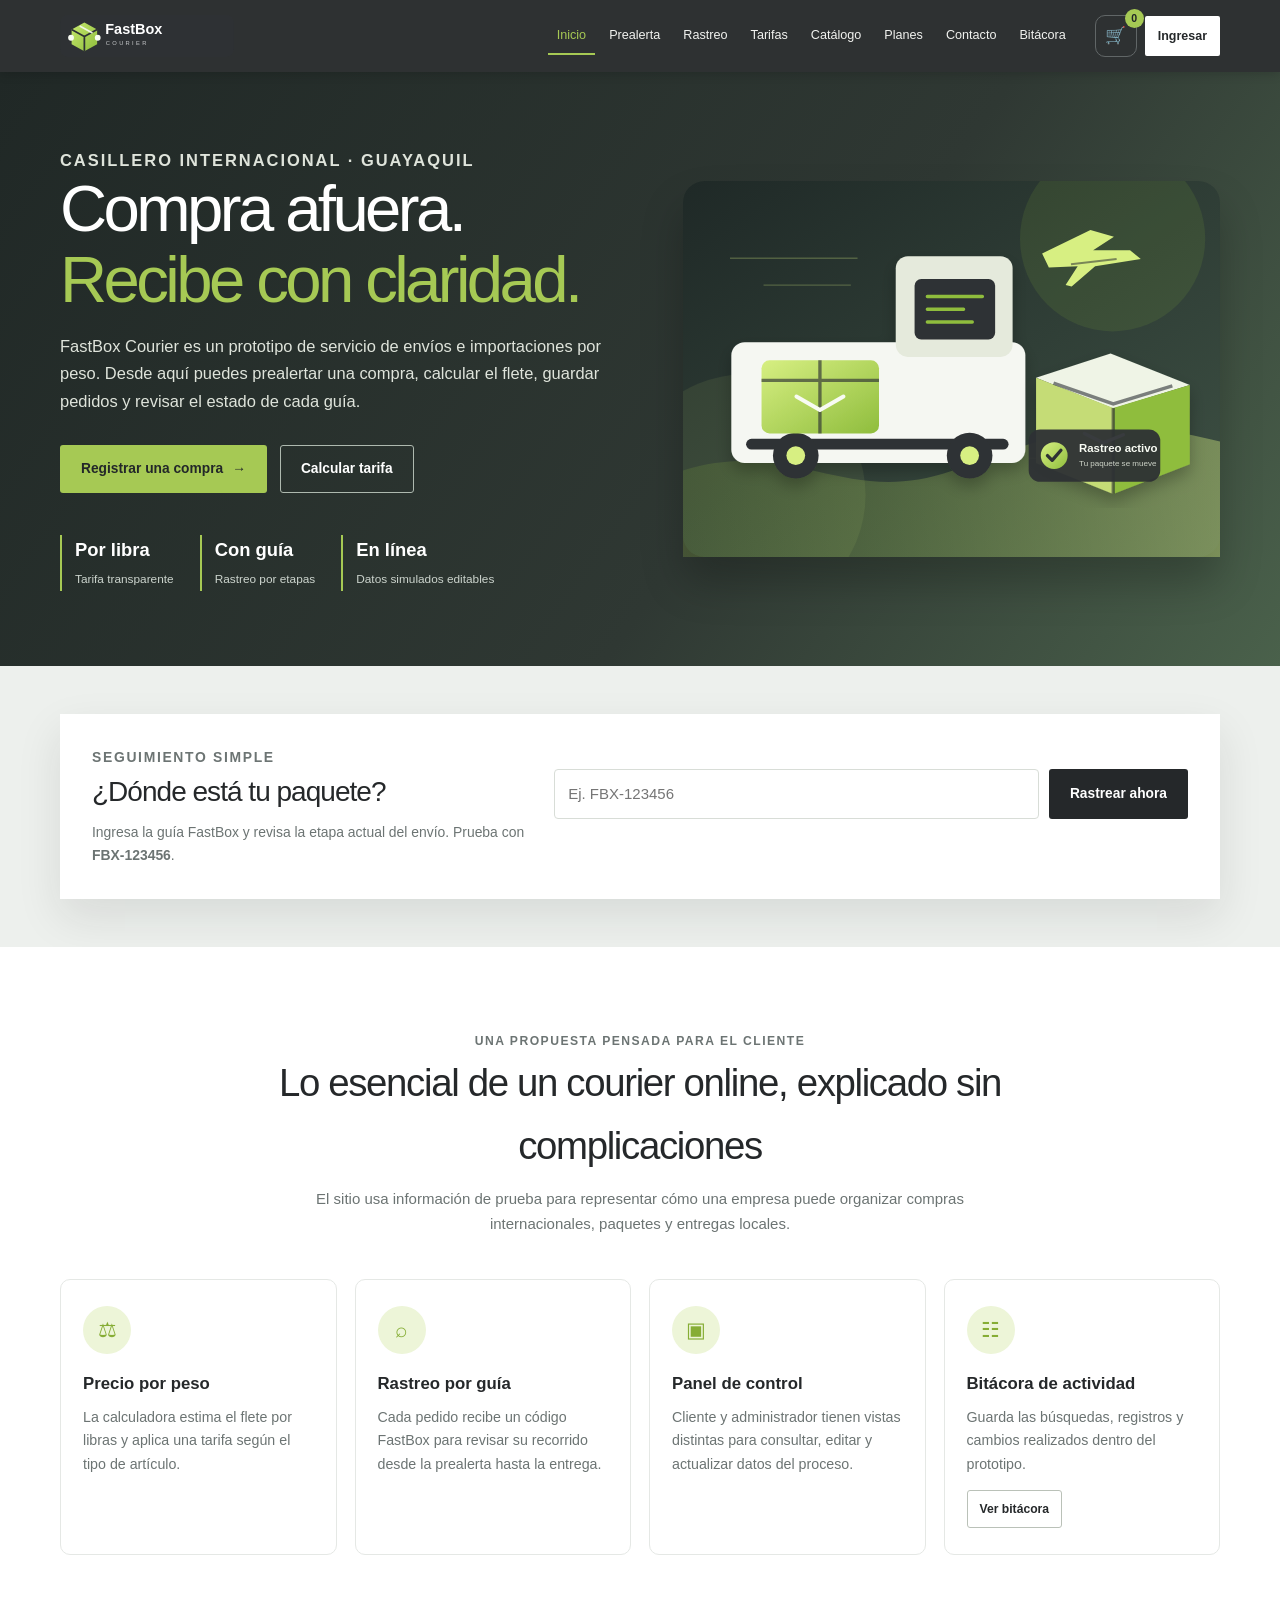
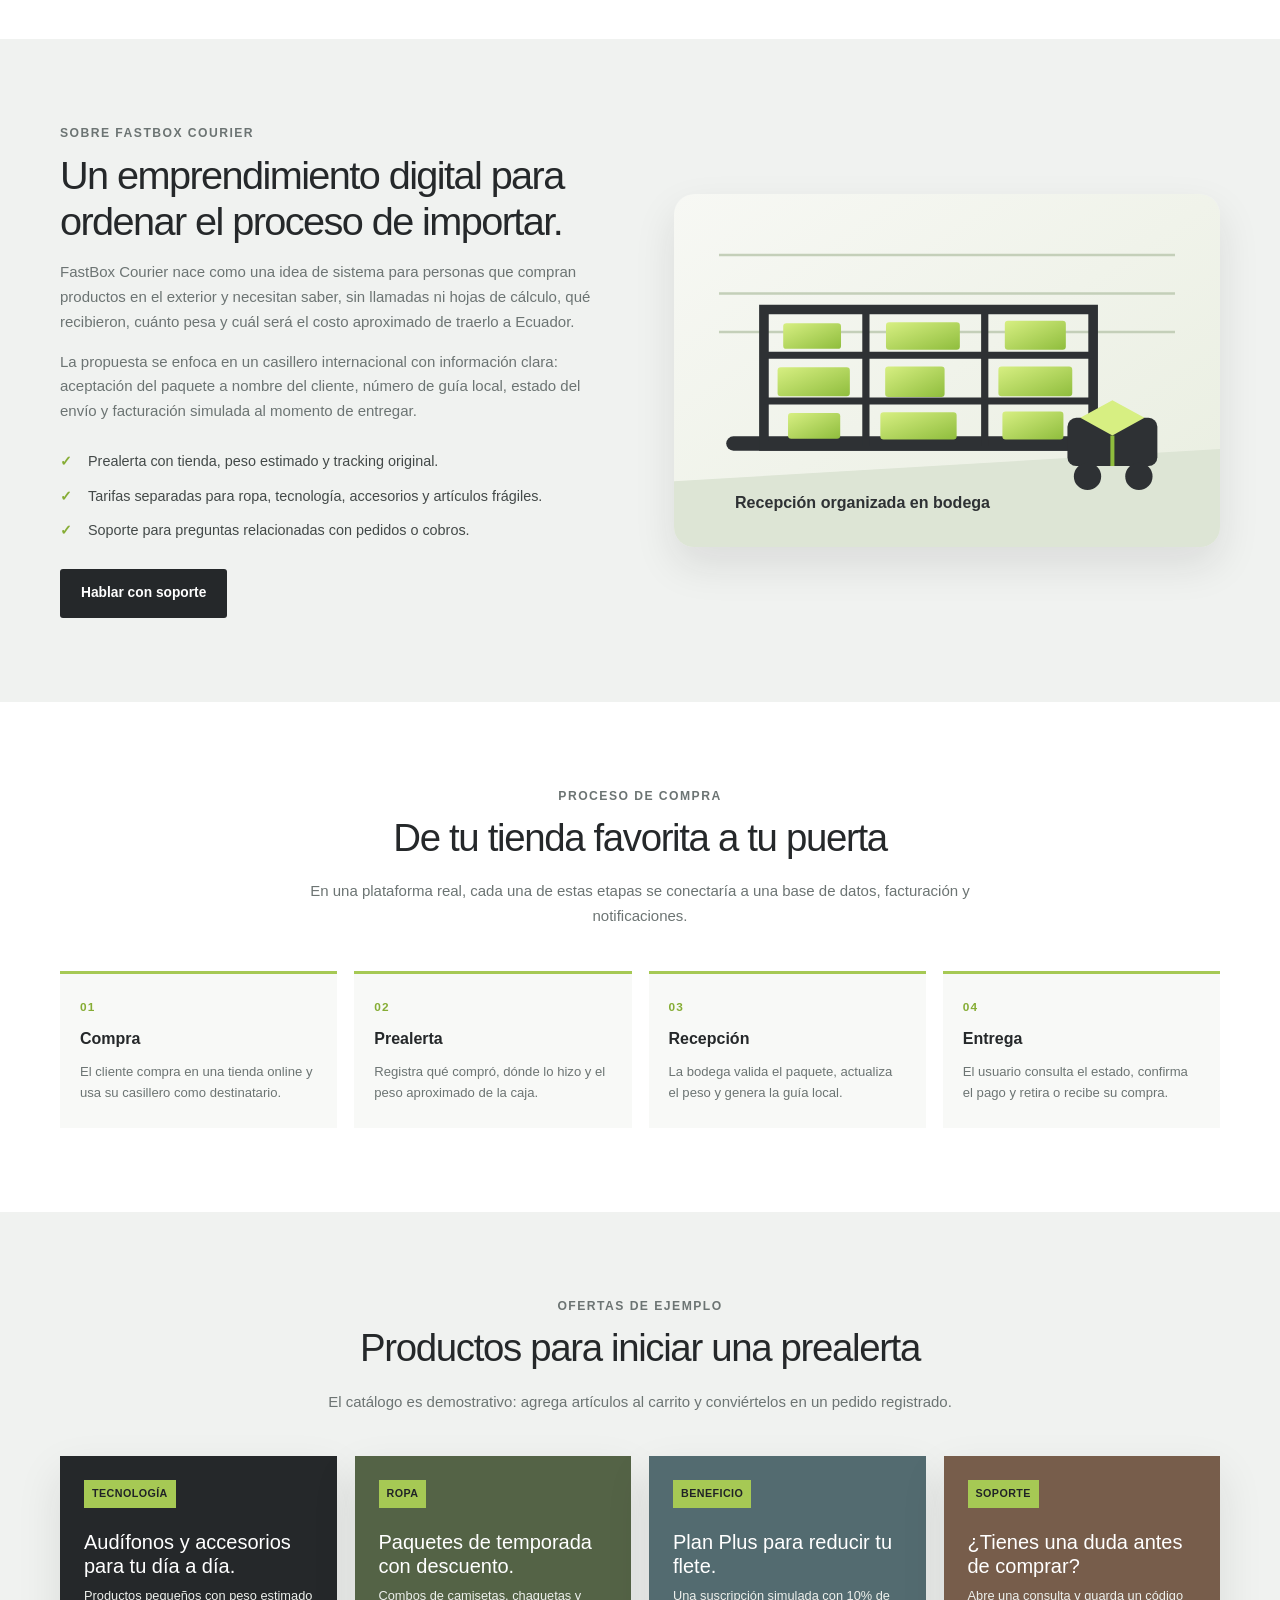
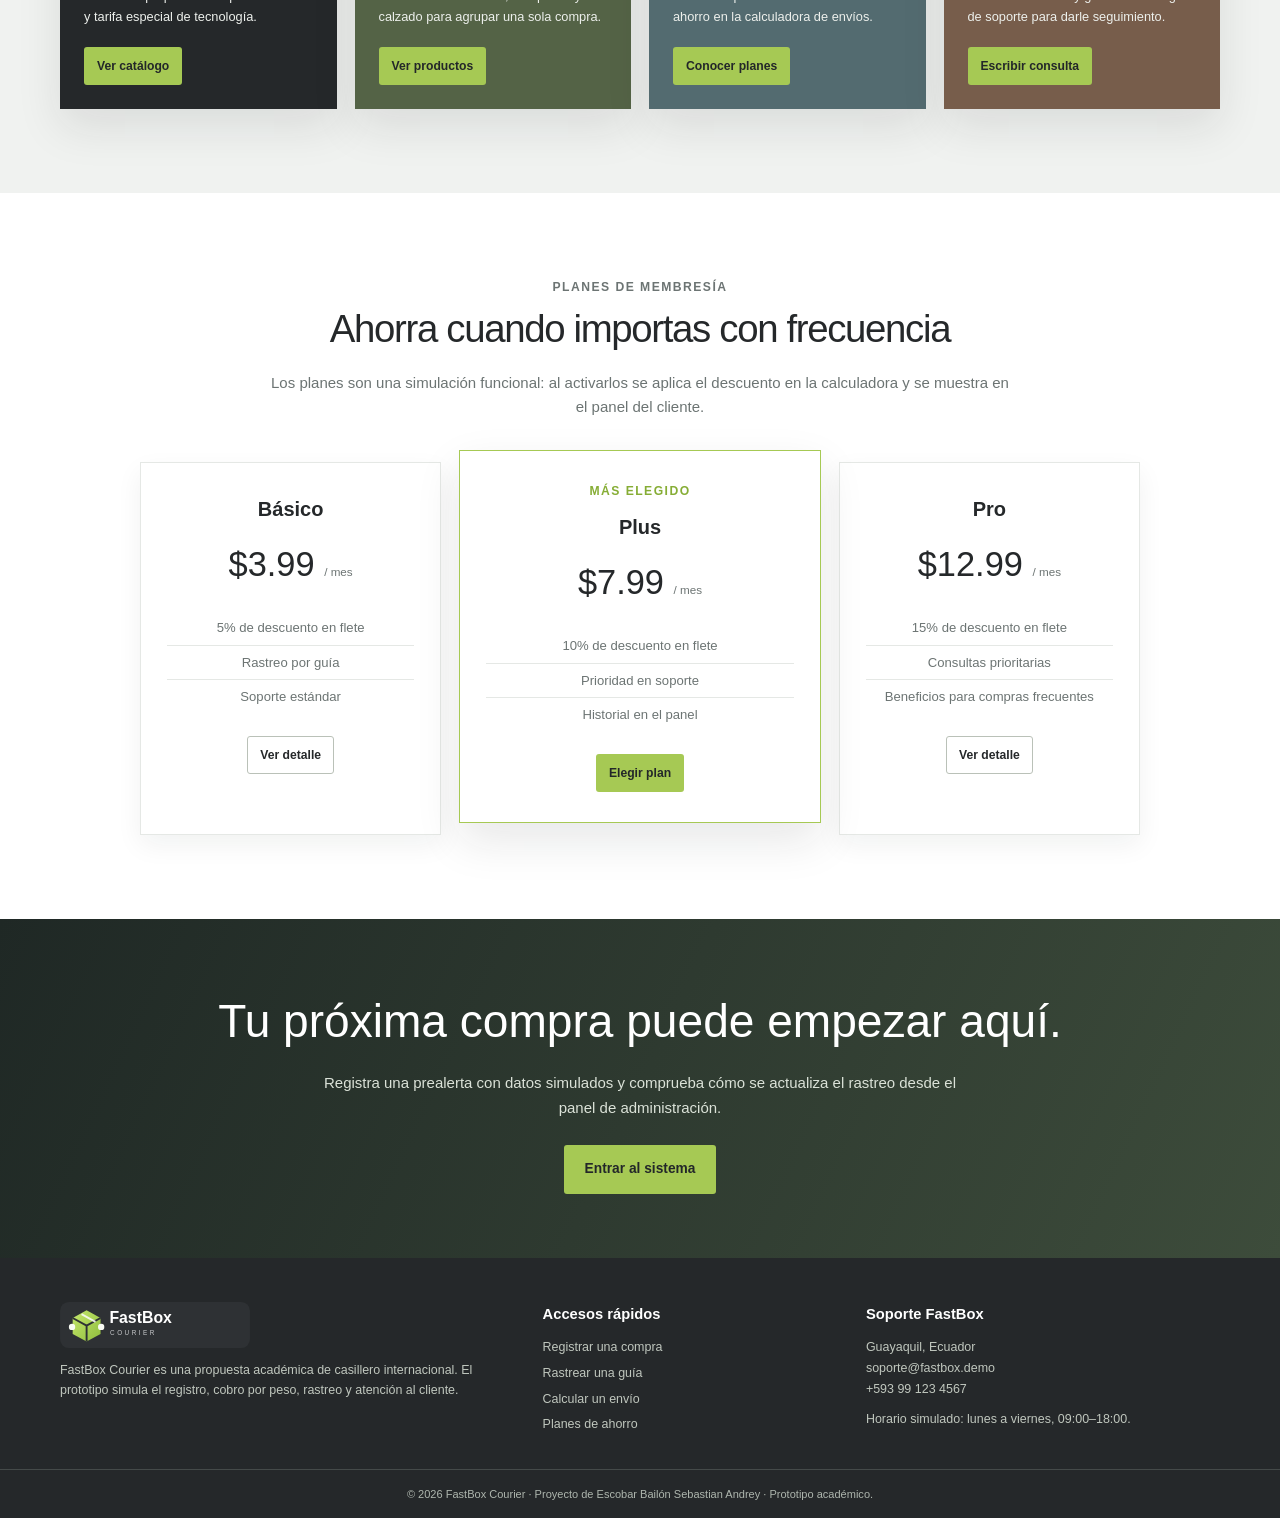
<file: index.html>
<!DOCTYPE html>
<html lang="es">
<head>
  <meta charset="UTF-8">
  <meta name="viewport" content="width=device-width, initial-scale=1.0">
  <meta name="description" content="FastBox Courier: prototipo de casillero internacional, tarifas por peso y rastreo de envíos.">
  <title>FastBox Courier | Casillero internacional</title>
  <link rel="stylesheet" href="assets/css/style.css">
</head>
<body>
  <div id="siteHeader"></div>

  <main>
    <section class="hero">
      <div class="container">
        <div class="hero-copy">
          <p class="eyebrow">Casillero internacional · Guayaquil</p>
          <h1>Compra afuera. <span>Recibe con claridad.</span></h1>
          <p>FastBox Courier es un prototipo de servicio de envíos e importaciones por peso. Desde aquí puedes prealertar una compra, calcular el flete, guardar pedidos y revisar el estado de cada guía.</p>
          <div class="hero-actions">
            <a href="pages/registrar-paquete.html" class="btn btn-primary">Registrar una compra <span>→</span></a>
            <a href="pages/tarifas.html" class="btn btn-outline-light">Calcular tarifa</a>
          </div>
          <div class="hero-mini-stats">
            <div><strong>Por libra</strong><span>Tarifa transparente</span></div>
            <div><strong>Con guía</strong><span>Rastreo por etapas</span></div>
            <div><strong>En línea</strong><span>Datos simulados editables</span></div>
          </div>
        </div>
        <div class="hero-visual"><img src="assets/img/hero-fastbox.svg" alt="Ilustración de envío y rastreo FastBox"></div>
      </div>
    </section>

    <section class="tracking-band" id="rastrear">
      <div class="container">
        <div class="tracking-box">
          <div>
            <p class="eyebrow">Seguimiento simple</p>
            <h2>¿Dónde está tu paquete?</h2>
            <p>Ingresa la guía FastBox y revisa la etapa actual del envío. Prueba con <b>FBX-123456</b>.</p>
          </div>
          <div>
            <form class="inline-form" id="homeTrackingForm">
              <input class="input" name="guide" aria-label="Número de guía" placeholder="Ej. FBX-123456" required>
              <button class="btn btn-dark" type="submit">Rastrear ahora</button>
            </form>
            <div class="status-result" id="homeTrackingResult"></div>
          </div>
        </div>
      </div>
    </section>

    <section class="section section--white">
      <div class="container">
        <div class="section-heading">
          <p class="eyebrow">Una propuesta pensada para el cliente</p>
          <h2>Lo esencial de un courier online, explicado sin complicaciones</h2>
          <p>El sitio usa información de prueba para representar cómo una empresa puede organizar compras internacionales, paquetes y entregas locales.</p>
        </div>
        <div class="feature-grid feature-grid--four">
          <article class="feature-card"><div class="feature-icon">⚖</div><h3>Precio por peso</h3><p>La calculadora estima el flete por libras y aplica una tarifa según el tipo de artículo.</p></article>
          <article class="feature-card"><div class="feature-icon">⌕</div><h3>Rastreo por guía</h3><p>Cada pedido recibe un código FastBox para revisar su recorrido desde la prealerta hasta la entrega.</p></article>
          <article class="feature-card"><div class="feature-icon">▣</div><h3>Panel de control</h3><p>Cliente y administrador tienen vistas distintas para consultar, editar y actualizar datos del proceso.</p></article>
          <article class="feature-card"><div class="feature-icon">☷</div><h3>Bitácora de actividad</h3><p>Guarda las búsquedas, registros y cambios realizados dentro del prototipo.</p><a href="pages/bitacora.html" class="btn btn-outline btn-sm" style="margin-top:14px">Ver bitácora</a></article>
        </div>
      </div>
    </section>

    <section class="section section--soft" id="nosotros">
      <div class="container split">
        <div class="split-copy">
          <p class="eyebrow">Sobre FastBox Courier</p>
          <h2>Un emprendimiento digital para ordenar el proceso de importar.</h2>
          <p>FastBox Courier nace como una idea de sistema para personas que compran productos en el exterior y necesitan saber, sin llamadas ni hojas de cálculo, qué recibieron, cuánto pesa y cuál será el costo aproximado de traerlo a Ecuador.</p>
          <p>La propuesta se enfoca en un casillero internacional con información clara: aceptación del paquete a nombre del cliente, número de guía local, estado del envío y facturación simulada al momento de entregar.</p>
          <ul class="check-list">
            <li>Prealerta con tienda, peso estimado y tracking original.</li>
            <li>Tarifas separadas para ropa, tecnología, accesorios y artículos frágiles.</li>
            <li>Soporte para preguntas relacionadas con pedidos o cobros.</li>
          </ul>
          <a href="pages/contacto.html" class="btn btn-dark">Hablar con soporte</a>
        </div>
        <div class="split-image"><img src="assets/img/warehouse-fastbox.svg" alt="Ilustración de bodega organizada con paquetes"></div>
      </div>
    </section>

    <section class="section section--white">
      <div class="container">
        <div class="section-heading"><p class="eyebrow">Proceso de compra</p><h2>De tu tienda favorita a tu puerta</h2><p>En una plataforma real, cada una de estas etapas se conectaría a una base de datos, facturación y notificaciones.</p></div>
        <div class="process-grid">
          <article class="process-step"><h3>Compra</h3><p>El cliente compra en una tienda online y usa su casillero como destinatario.</p></article>
          <article class="process-step"><h3>Prealerta</h3><p>Registra qué compró, dónde lo hizo y el peso aproximado de la caja.</p></article>
          <article class="process-step"><h3>Recepción</h3><p>La bodega valida el paquete, actualiza el peso y genera la guía local.</p></article>
          <article class="process-step"><h3>Entrega</h3><p>El usuario consulta el estado, confirma el pago y retira o recibe su compra.</p></article>
        </div>
      </div>
    </section>

    <section class="section section--soft">
      <div class="container">
        <div class="section-heading"><p class="eyebrow">Ofertas de ejemplo</p><h2>Productos para iniciar una prealerta</h2><p>El catálogo es demostrativo: agrega artículos al carrito y conviértelos en un pedido registrado.</p></div>
        <div class="offer-grid">
          <article class="offer-card"><span class="offer-tag">Tecnología</span><h3>Audífonos y accesorios para tu día a día.</h3><p>Productos pequeños con peso estimado y tarifa especial de tecnología.</p><a class="btn btn-primary btn-sm" href="pages/catalogo.html">Ver catálogo</a></article>
          <article class="offer-card"><span class="offer-tag">Ropa</span><h3>Paquetes de temporada con descuento.</h3><p>Combos de camisetas, chaquetas y calzado para agrupar una sola compra.</p><a class="btn btn-primary btn-sm" href="pages/catalogo.html">Ver productos</a></article>
          <article class="offer-card"><span class="offer-tag">Beneficio</span><h3>Plan Plus para reducir tu flete.</h3><p>Una suscripción simulada con 10% de ahorro en la calculadora de envíos.</p><a class="btn btn-primary btn-sm" href="pages/planes.html">Conocer planes</a></article>
          <article class="offer-card"><span class="offer-tag">Soporte</span><h3>¿Tienes una duda antes de comprar?</h3><p>Abre una consulta y guarda un código de soporte para darle seguimiento.</p><a class="btn btn-primary btn-sm" href="pages/contacto.html">Escribir consulta</a></article>
        </div>
      </div>
    </section>

    <section class="section section--white">
      <div class="container">
        <div class="section-heading"><p class="eyebrow">Planes de membresía</p><h2>Ahorra cuando importas con frecuencia</h2><p>Los planes son una simulación funcional: al activarlos se aplica el descuento en la calculadora y se muestra en el panel del cliente.</p></div>
        <div class="plan-preview">
          <article class="plan-mini"><h3>Básico</h3><div class="plan-price">$3.99 <small>/ mes</small></div><ul><li>5% de descuento en flete</li><li>Rastreo por guía</li><li>Soporte estándar</li></ul><a href="pages/planes.html" class="btn btn-outline btn-sm">Ver detalle</a></article>
          <article class="plan-mini highlight"><p class="eyebrow">Más elegido</p><h3>Plus</h3><div class="plan-price">$7.99 <small>/ mes</small></div><ul><li>10% de descuento en flete</li><li>Prioridad en soporte</li><li>Historial en el panel</li></ul><a href="pages/planes.html" class="btn btn-primary btn-sm">Elegir plan</a></article>
          <article class="plan-mini"><h3>Pro</h3><div class="plan-price">$12.99 <small>/ mes</small></div><ul><li>15% de descuento en flete</li><li>Consultas prioritarias</li><li>Beneficios para compras frecuentes</li></ul><a href="pages/planes.html" class="btn btn-outline btn-sm">Ver detalle</a></article>
        </div>
      </div>
    </section>

    <section class="cta"><div class="container"><h2>Tu próxima compra puede empezar aquí.</h2><p>Registra una prealerta con datos simulados y comprueba cómo se actualiza el rastreo desde el panel de administración.</p><a href="pages/login.html" class="btn btn-primary">Entrar al sistema</a></div></section>
  </main>

  <div id="siteFooter"></div>
  <script src="assets/js/data.js"></script>
  <script src="assets/js/app.js"></script>
</body>
</html>
</file>
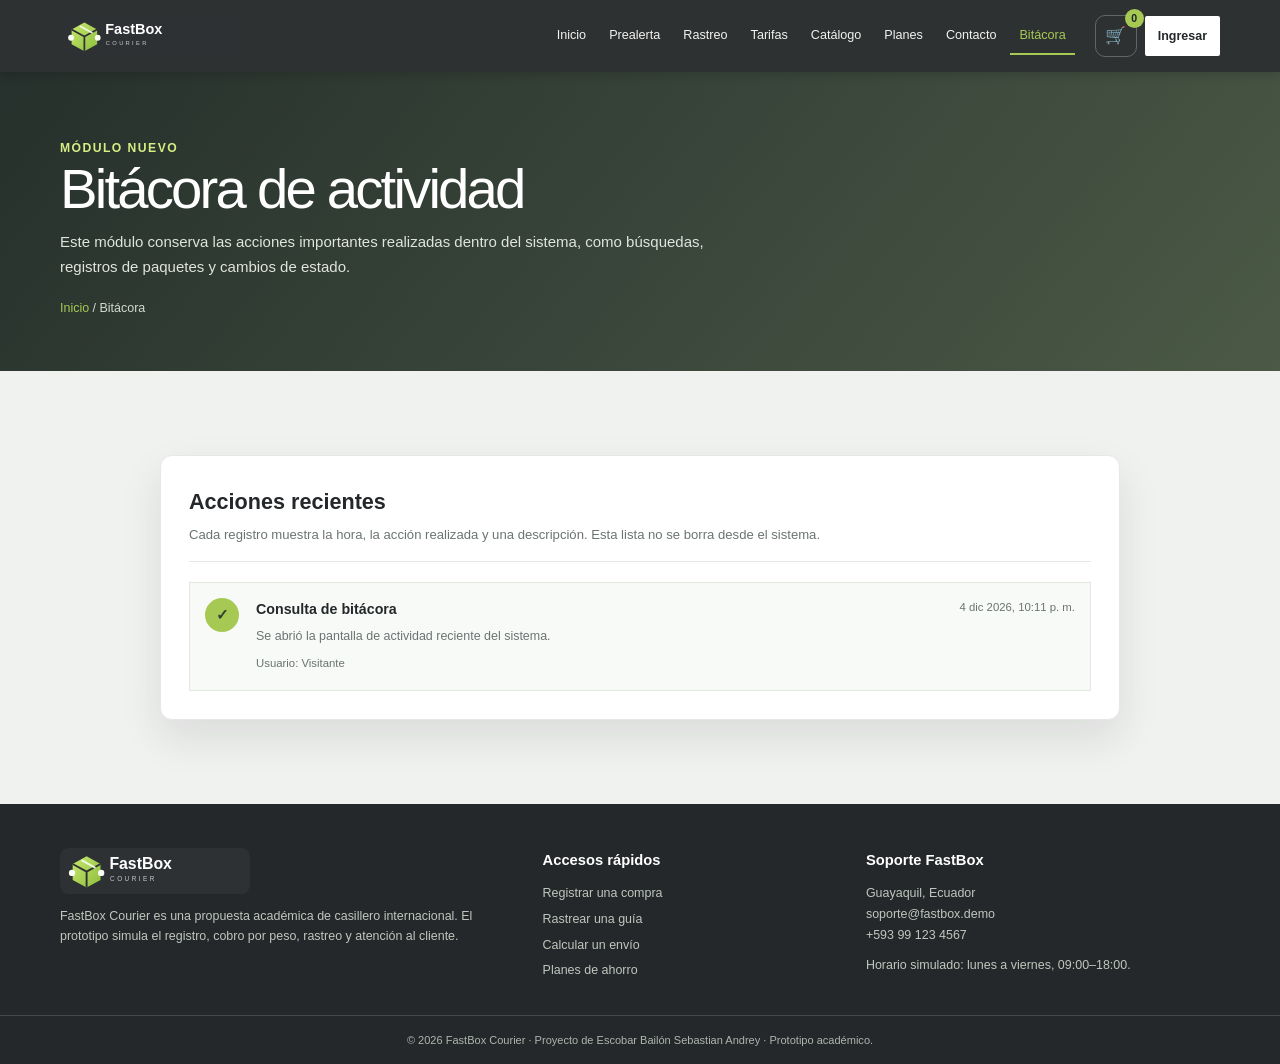
<file: pages/bitacora.html>
<!DOCTYPE html>
<html lang="es">
<head>
  <meta charset="UTF-8">
  <meta name="viewport" content="width=device-width, initial-scale=1.0">
  <meta name="description" content="Bitácora de acciones realizadas en FastBox Courier.">
  <title>Bitácora de actividad | FastBox Courier</title>
  <link rel="stylesheet" href="../assets/css/style.css">
</head>
<body>
  <!-- Menú principal creado desde app.js -->
  <div id="siteHeader"></div>

  <main>
    <section class="page-hero">
      <div class="container">
        <p class="eyebrow">Módulo nuevo</p>
        <h1>Bitácora de actividad</h1>
        <p>Este módulo conserva las acciones importantes realizadas dentro del sistema, como búsquedas, registros de paquetes y cambios de estado.</p>
        <div class="breadcrumbs"><a href="../index.html">Inicio</a> / Bitácora</div>
      </div>
    </section>

    <section class="section section--soft">
      <div class="container" style="max-width:960px">
        <div class="activity-card">
          <div class="activity-header">
            <div>
              <h2>Acciones recientes</h2>
              <p>Cada registro muestra la hora, la acción realizada y una descripción. Esta lista no se borra desde el sistema.</p>
            </div>
          </div>

          <!-- Aquí JavaScript carga las acciones de la bitácora -->
          <div class="activity-list" id="activityList"></div>
        </div>
      </div>
    </section>
  </main>

  <div id="siteFooter"></div>
  <script src="../assets/js/data.js"></script>
  <script src="../assets/js/app.js"></script>
</body>
</html>
</file>
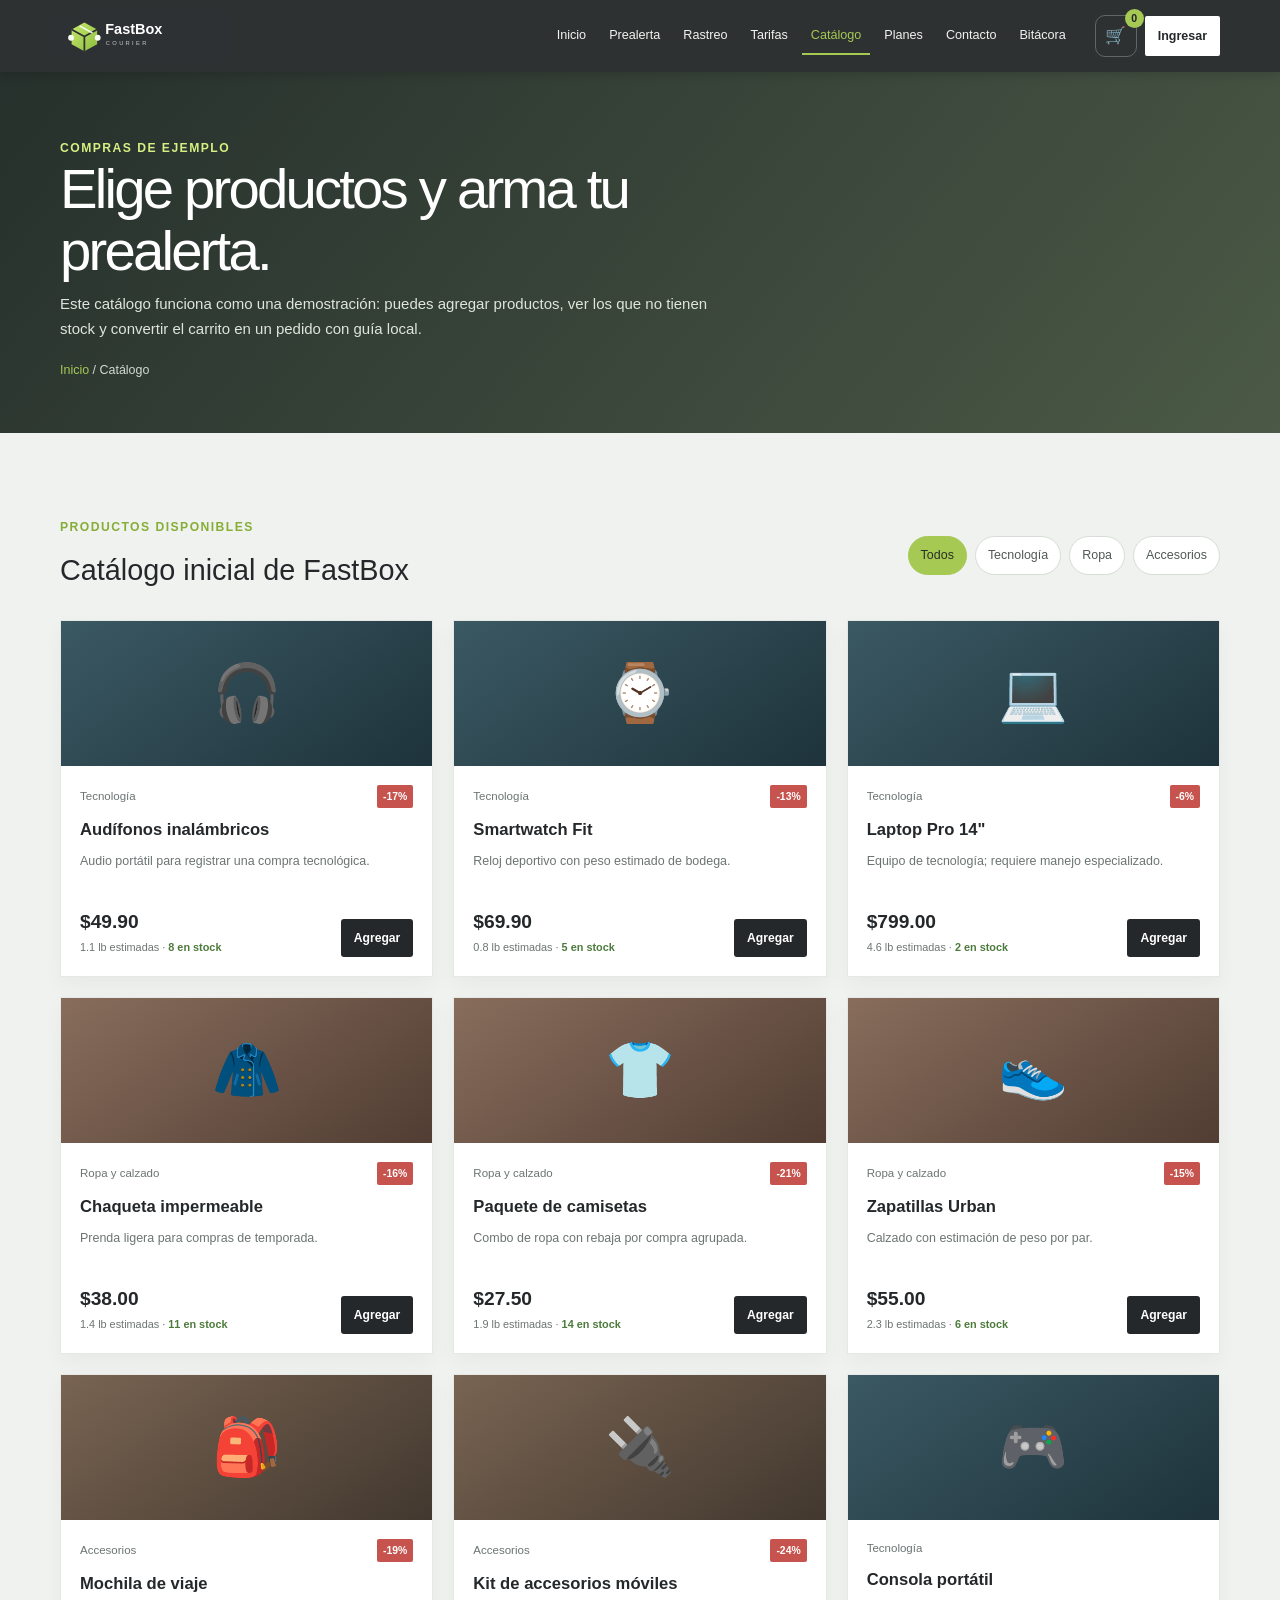
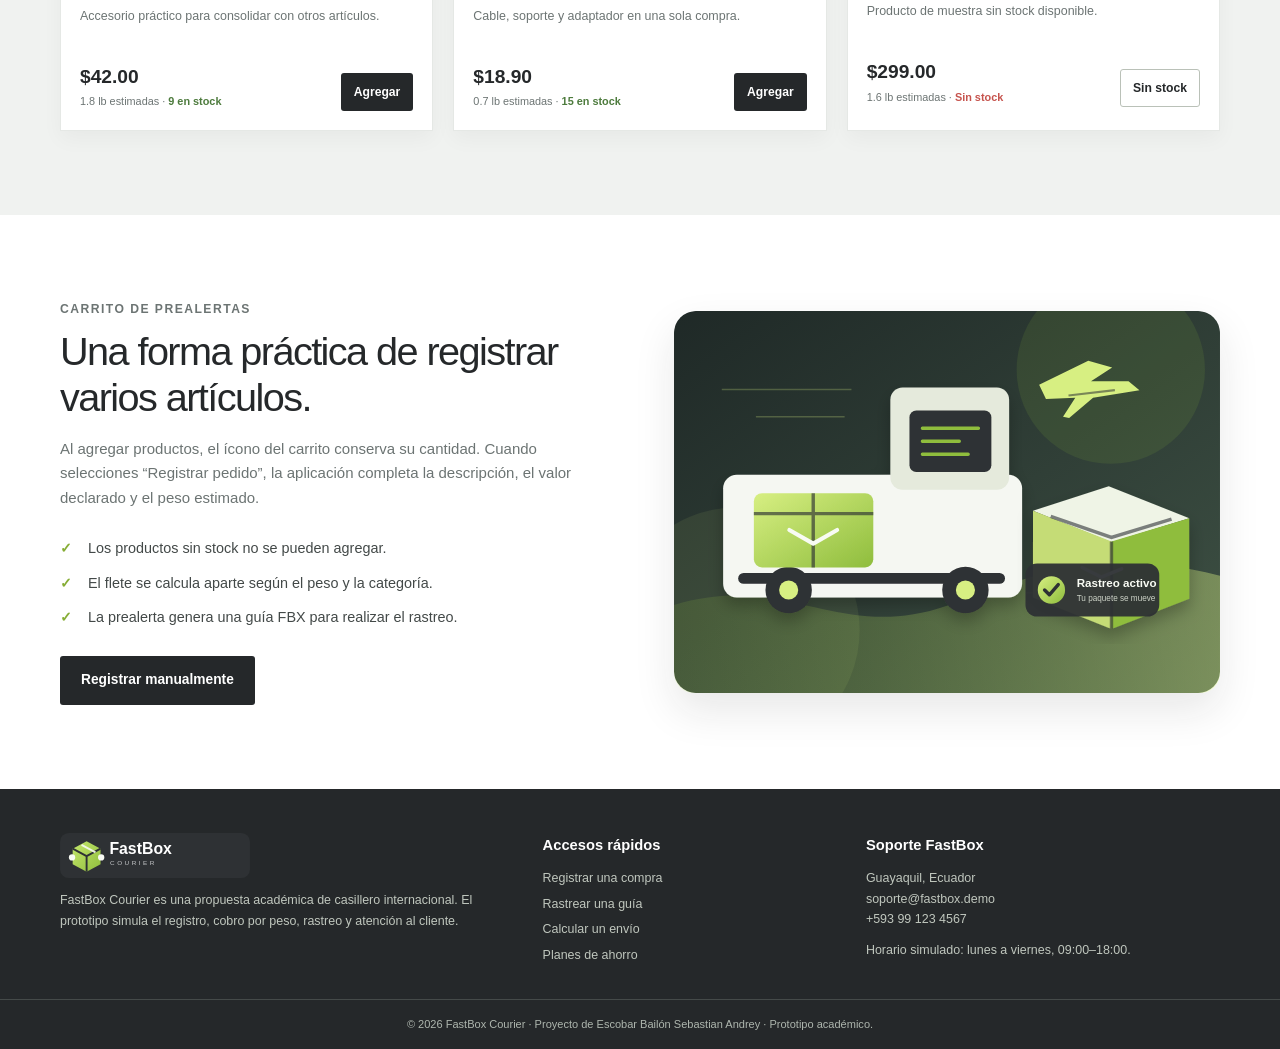
<file: pages/catalogo.html>
<!DOCTYPE html>
<html lang="es">
<head><meta charset="UTF-8"><meta name="viewport" content="width=device-width, initial-scale=1.0"><meta name="description" content="Catálogo demostrativo de productos de FastBox Courier."><title>Catálogo de productos | FastBox Courier</title><link rel="stylesheet" href="../assets/css/style.css"></head>
<body>
  <div id="siteHeader"></div>
  <main>
    <section class="page-hero"><div class="container"><p class="eyebrow">Compras de ejemplo</p><h1>Elige productos y arma tu prealerta.</h1><p>Este catálogo funciona como una demostración: puedes agregar productos, ver los que no tienen stock y convertir el carrito en un pedido con guía local.</p><div class="breadcrumbs"><a href="../index.html">Inicio</a> / Catálogo</div></div></section>
    <section class="section section--soft"><div class="container">
      <div class="catalog-toolbar"><div><p class="eyebrow">Productos disponibles</p><h2 style="margin:0;font-size:1.8rem;font-weight:500">Catálogo inicial de FastBox</h2></div><div class="filter-list"><button class="filter-btn active" data-filter="all">Todos</button><button class="filter-btn" data-filter="tecnologia">Tecnología</button><button class="filter-btn" data-filter="ropa">Ropa</button><button class="filter-btn" data-filter="accesorios">Accesorios</button></div></div>
      <div id="catalogGrid" class="catalog-grid"></div>
    </div></section>
    <section class="section section--white"><div class="container split"><div class="split-copy"><p class="eyebrow">Carrito de prealertas</p><h2>Una forma práctica de registrar varios artículos.</h2><p>Al agregar productos, el ícono del carrito conserva su cantidad. Cuando selecciones “Registrar pedido”, la aplicación completa la descripción, el valor declarado y el peso estimado.</p><ul class="check-list"><li>Los productos sin stock no se pueden agregar.</li><li>El flete se calcula aparte según el peso y la categoría.</li><li>La prealerta genera una guía FBX para realizar el rastreo.</li></ul><a href="registrar-paquete.html" class="btn btn-dark">Registrar manualmente</a></div><div class="split-image"><img src="../assets/img/hero-fastbox.svg" alt="Ilustración de paquetes FastBox"></div></div></section>
  </main>
  <div id="siteFooter"></div><script src="../assets/js/data.js"></script><script src="../assets/js/app.js"></script>
</body></html>
</file>
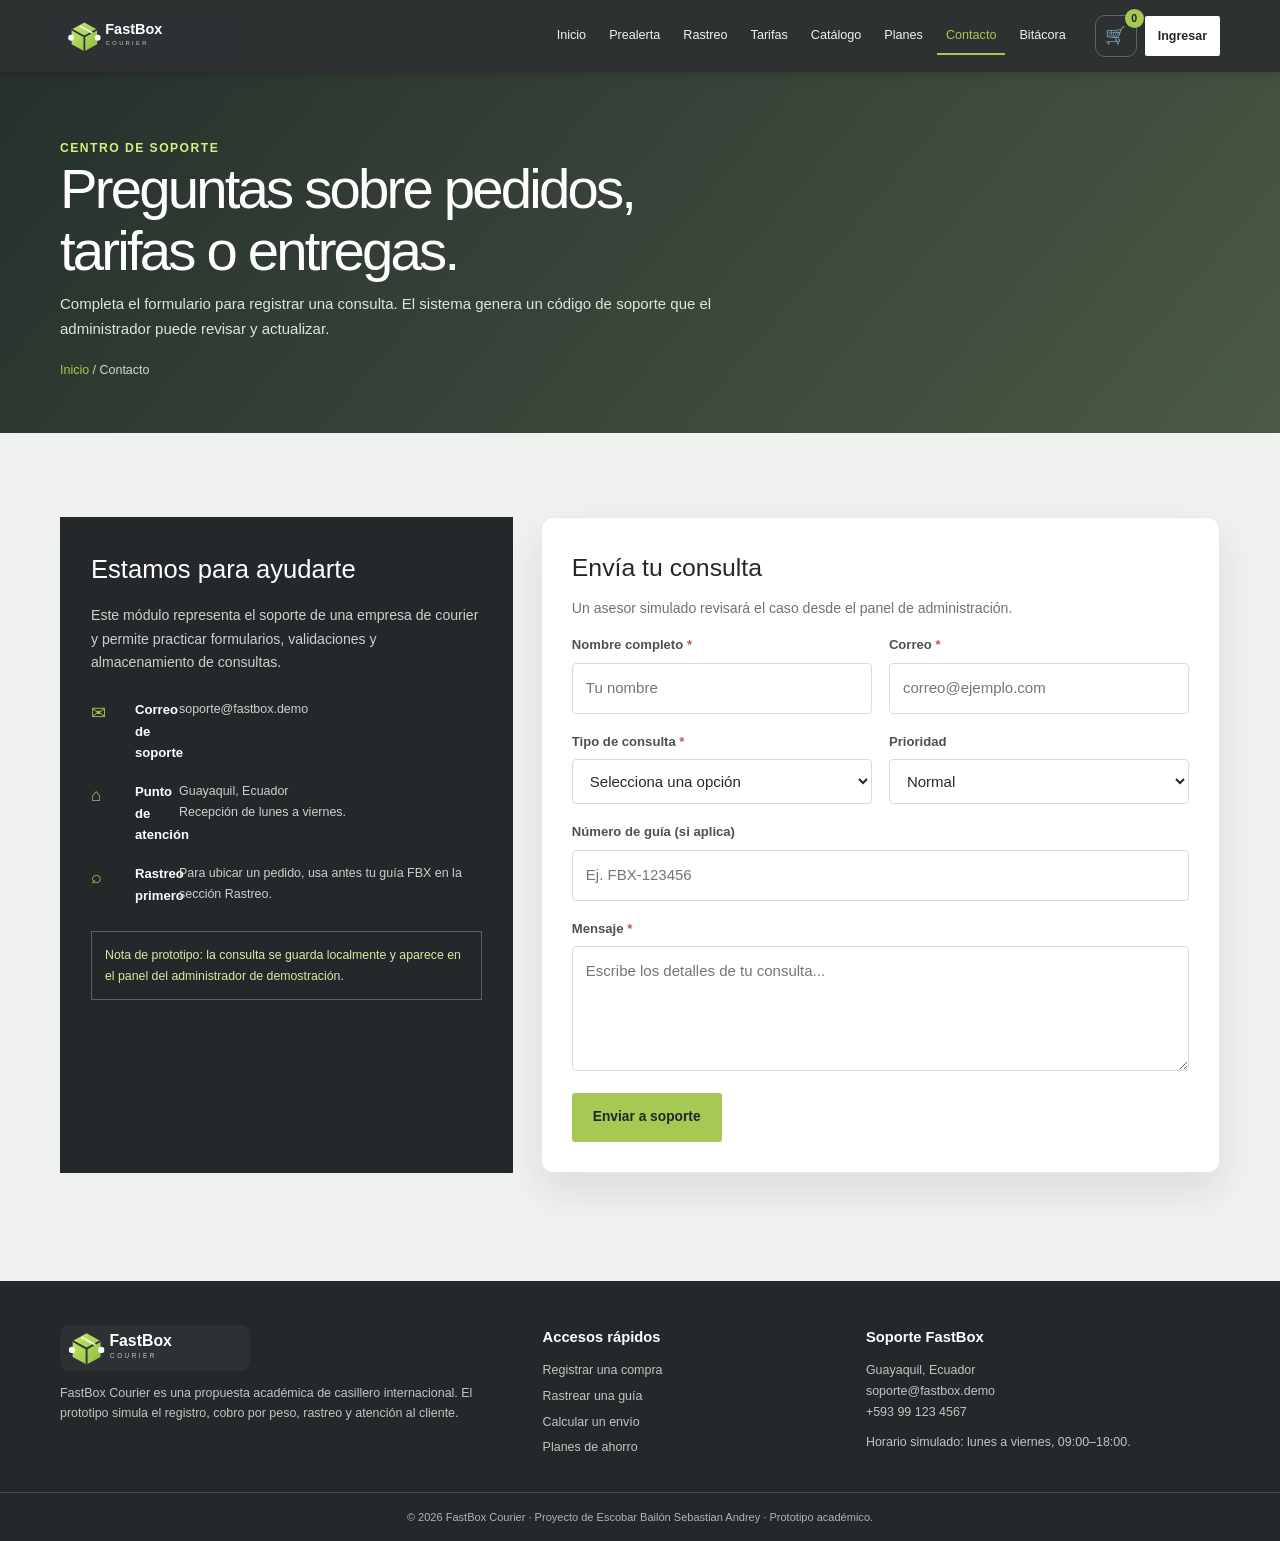
<file: pages/contacto.html>
<!DOCTYPE html>
<html lang="es">
<head><meta charset="UTF-8"><meta name="viewport" content="width=device-width, initial-scale=1.0"><meta name="description" content="Formulario de soporte de FastBox Courier."><title>Contacto y soporte | FastBox Courier</title><link rel="stylesheet" href="../assets/css/style.css"></head>
<body>
  <div id="siteHeader"></div>
  <main>
    <section class="page-hero"><div class="container"><p class="eyebrow">Centro de soporte</p><h1>Preguntas sobre pedidos, tarifas o entregas.</h1><p>Completa el formulario para registrar una consulta. El sistema genera un código de soporte que el administrador puede revisar y actualizar.</p><div class="breadcrumbs"><a href="../index.html">Inicio</a> / Contacto</div></div></section>
    <section class="section section--soft"><div class="container contact-layout">
      <aside class="contact-info"><h2>Estamos para ayudarte</h2><p>Este módulo representa el soporte de una empresa de courier y permite practicar formularios, validaciones y almacenamiento de consultas.</p><div class="contact-lines"><div><div class="contact-icon">✉</div><div><b>Correo de soporte</b><span>soporte@fastbox.demo</span></div></div><div><div class="contact-icon">⌂</div><div><b>Punto de atención</b><span>Guayaquil, Ecuador<br>Recepción de lunes a viernes.</span></div></div><div><div class="contact-icon">⌕</div><div><b>Rastreo primero</b><span>Para ubicar un pedido, usa antes tu guía FBX en la sección Rastreo.</span></div></div></div><div class="support-note">Nota de prototipo: la consulta se guarda localmente y aparece en el panel del administrador de demostración.</div></aside>
      <div class="form-card"><h2>Envía tu consulta</h2><p>Un asesor simulado revisará el caso desde el panel de administración.</p><form id="contactForm" novalidate><div class="form-grid"><div class="field"><label>Nombre completo <span>*</span></label><input class="input" id="contactName" name="name" required placeholder="Tu nombre"></div><div class="field"><label>Correo <span>*</span></label><input class="input" id="contactEmail" name="email" type="email" required placeholder="correo@ejemplo.com"></div><div class="field"><label>Tipo de consulta <span>*</span></label><select class="select" name="subject" required><option value="">Selecciona una opción</option><option>Consulta sobre un pedido</option><option>Consulta sobre tarifa</option><option>Problema de entrega</option><option>Otro asunto</option></select></div><div class="field"><label>Prioridad</label><select class="select" name="priority"><option>Normal</option><option>Alta</option><option>Baja</option></select></div><div class="field full"><label>Número de guía (si aplica)</label><input class="input" name="guide" placeholder="Ej. FBX-123456"></div><div class="field full"><label>Mensaje <span>*</span></label><textarea class="textarea" name="message" required minlength="12" placeholder="Escribe los detalles de tu consulta..."></textarea></div></div><button class="btn btn-primary" style="margin-top:22px" type="submit">Enviar a soporte</button></form></div>
    </div><div class="container" style="max-width:1160px"><div class="status-result" id="contactResult"></div></div></section>
  </main>
  <div id="siteFooter"></div><script src="../assets/js/data.js"></script><script src="../assets/js/app.js"></script>
</body></html>
</file>
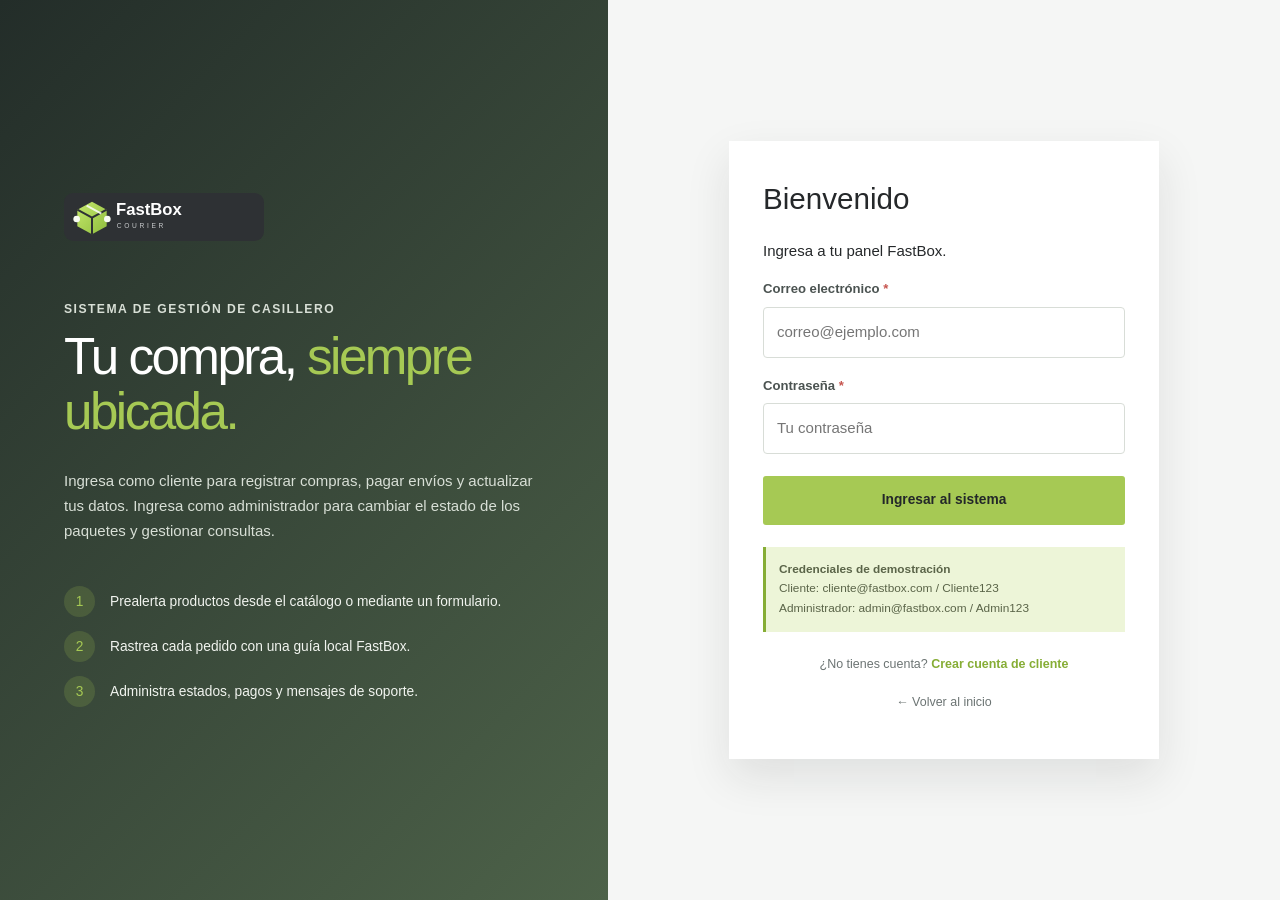
<file: pages/login.html>
<!DOCTYPE html>
<html lang="es">
<head><meta charset="UTF-8"><meta name="viewport" content="width=device-width, initial-scale=1.0"><meta name="description" content="Inicio de sesión de demostración de FastBox Courier."><title>Ingresar | FastBox Courier</title><link rel="stylesheet" href="../assets/css/style.css"></head>
<body>
  <main class="auth-page">
    <section class="auth-promo"><a class="brand" href="../index.html"><img src="../assets/img/fastbox-logo.svg" alt="FastBox Courier"></a><p class="eyebrow">Sistema de gestión de casillero</p><h1>Tu compra, <span>siempre ubicada.</span></h1><p>Ingresa como cliente para registrar compras, pagar envíos y actualizar tus datos. Ingresa como administrador para cambiar el estado de los paquetes y gestionar consultas.</p><div class="auth-steps"><div class="auth-step"><i>1</i><span>Prealerta productos desde el catálogo o mediante un formulario.</span></div><div class="auth-step"><i>2</i><span>Rastrea cada pedido con una guía local FastBox.</span></div><div class="auth-step"><i>3</i><span>Administra estados, pagos y mensajes de soporte.</span></div></div></section>
    <section class="auth-panel"><div class="auth-card">
      <div id="loginView"><h2>Bienvenido</h2><p>Ingresa a tu panel FastBox.</p><form id="loginForm" novalidate><div class="field"><label>Correo electrónico <span>*</span></label><input class="input" name="email" type="email" required placeholder="correo@ejemplo.com"></div><div class="field" style="margin-top:17px"><label>Contraseña <span>*</span></label><input class="input" name="password" type="password" required placeholder="Tu contraseña"></div><button class="btn btn-primary" type="submit" style="width:100%;margin-top:22px">Ingresar al sistema</button></form><div class="demo-box"><b>Credenciales de demostración</b><br>Cliente: cliente@fastbox.com / Cliente123<br>Administrador: admin@fastbox.com / Admin123</div><div class="auth-switch">¿No tienes cuenta? <button type="button" id="showRegister">Crear cuenta de cliente</button></div><p class="auth-switch"><a href="../index.html">← Volver al inicio</a></p></div>
      <div id="registerView" class="hidden"><h2>Crea tu casillero</h2><p>Registro básico de cliente para probar el flujo de la aplicación.</p><form id="registerForm" novalidate><div class="field"><label>Nombre completo <span>*</span></label><input class="input" name="name" required></div><div class="field" style="margin-top:13px"><label>Correo <span>*</span></label><input class="input" name="email" type="email" required></div><div class="field" style="margin-top:13px"><label>Dirección de entrega <span>*</span></label><input class="input" name="address" required placeholder="Sector y ciudad"></div><div class="field" style="margin-top:13px"><label>Teléfono <span>*</span></label><input class="input" name="phone" required></div><div class="field" style="margin-top:13px"><label>Contraseña <span>*</span></label><input class="input" name="password" type="password" minlength="6" required></div><button class="btn btn-primary" type="submit" style="width:100%;margin-top:22px">Crear mi casillero</button></form><div class="auth-switch">¿Ya tienes una cuenta? <button type="button" id="showLogin">Iniciar sesión</button></div></div>
    </div></section>
  </main>
  <script src="../assets/js/data.js"></script><script src="../assets/js/app.js"></script>
</body></html>
</file>
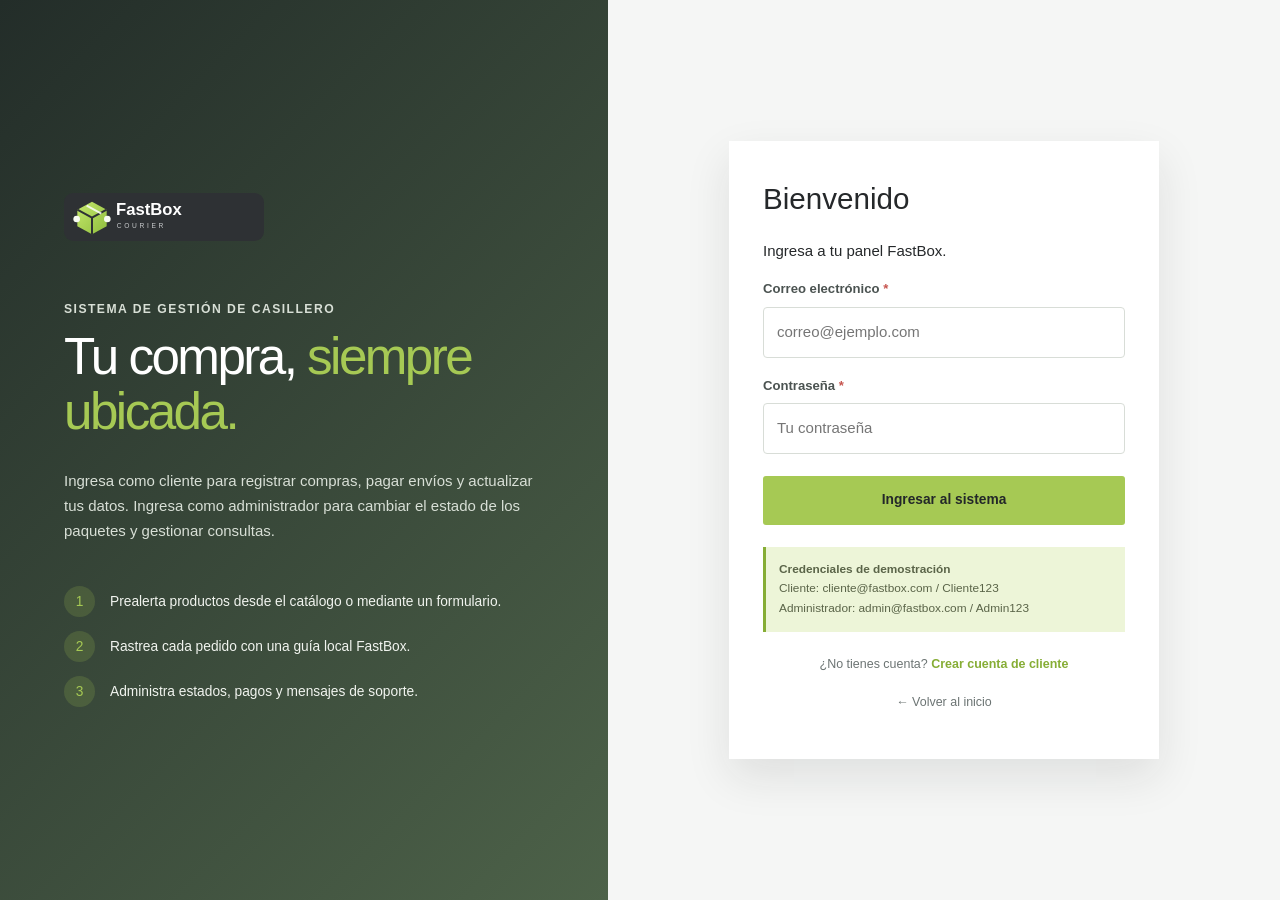
<file: pages/panel-admin.html>
<!DOCTYPE html>
<html lang="es">
<head><meta charset="UTF-8"><meta name="viewport" content="width=device-width, initial-scale=1.0"><meta name="description" content="Panel de administración de FastBox Courier."><title>Administración | FastBox Courier</title><link rel="stylesheet" href="../assets/css/style.css"></head>
<body>
  <div id="siteHeader"></div>
  <main id="adminDashboard" class="dashboard-shell"><div class="container">
    <div class="dashboard-welcome"><div><p class="eyebrow">Panel de administrador</p><h1>Control de operaciones FastBox.</h1><p>Actualiza el estado de cada paquete y responde las consultas registradas por los clientes.</p></div><div style="display:flex;gap:10px;flex-wrap:wrap"><a href="../index.html" class="btn btn-outline btn-sm">Ver sitio</a><button id="adminLogoutButton" class="btn btn-dark btn-sm" type="button">Cerrar sesión</button></div></div>
    <div class="panel-main"><div class="summary-grid"><article class="summary-card"><span>Total de paquetes</span><strong id="adminPackageCount">0</strong></article><article class="summary-card"><span>Paquetes en proceso</span><strong id="adminTransitCount" class="green">0</strong></article><article class="summary-card"><span>Consultas abiertas</span><strong id="adminTicketsCount">0</strong></article></div>
      <article class="panel-card"><div class="panel-card-header"><div><h2>Estados de paquetes</h2><span class="text-muted" style="font-size:.74rem">Selecciona la nueva etapa y guarda para actualizar el rastreo.</span></div><button id="saveStatusChanges" class="btn btn-primary btn-sm" type="button">Guardar estados</button></div><div class="panel-card-body table-wrap"><table class="data-table"><thead><tr><th>Guía</th><th>Paquete</th><th>Destinatario</th><th>Estado actual</th><th>Flete</th><th>Factura</th><th>Cambiar estado</th></tr></thead><tbody id="adminPackageRows"></tbody></table></div></article>
      <div class="admin-tools"><article class="panel-card"><div class="panel-card-header"><h2>Registrar paquete desde bodega</h2></div><div class="panel-card-body"><form id="adminPackageForm"><div class="form-grid"><div class="field"><label>Correo del cliente</label><input class="input" name="ownerEmail" type="email" value="cliente@fastbox.com" required></div><div class="field"><label>Tienda</label><input class="input" name="store" required placeholder="Nombre de la tienda"></div><div class="field full"><label>Descripción</label><input class="input" name="description" required placeholder="Contenido del paquete"></div><div class="field"><label>Tracking original</label><input class="input" name="originalTracking" placeholder="Opcional"></div><div class="field"><label>Categoría</label><select class="select" name="category"><option value="general">General</option><option value="ropa">Ropa y calzado</option><option value="tecnologia">Tecnología</option><option value="fragil">Frágil</option><option value="accesorios">Accesorios</option></select></div><div class="field"><label>Peso (lb)</label><input class="input" name="weight" type="number" min="0.1" step="0.1" required></div><div class="field"><label>Valor declarado</label><input class="input" name="declaredValue" type="number" min="0" step="0.01" value="0"></div><div class="field full"><label>Estado inicial</label><select class="select" name="status"><option>Recibido en Miami</option><option>En tránsito a Ecuador</option><option>En aduana</option><option>Listo para entrega</option></select></div></div><button class="btn btn-dark btn-sm" type="submit" style="margin-top:20px">Crear paquete</button></form></div></article>
        <article class="panel-card"><div class="panel-card-header"><div><h2>Consultas de soporte</h2><span class="text-muted" style="font-size:.74rem">Las consultas vienen del formulario de contacto.</span></div><button id="saveTicketChanges" class="btn btn-outline btn-sm" type="button">Guardar</button></div><div class="panel-card-body table-wrap"><table class="data-table"><thead><tr><th>Código</th><th>Consulta</th><th>Prioridad</th><th>Estado</th></tr></thead><tbody id="adminTicketRows"></tbody></table></div></article></div>
    </div>
  </div></main>
  <div id="siteFooter"></div><script src="../assets/js/data.js"></script><script src="../assets/js/app.js"></script>
</body></html>
</file>
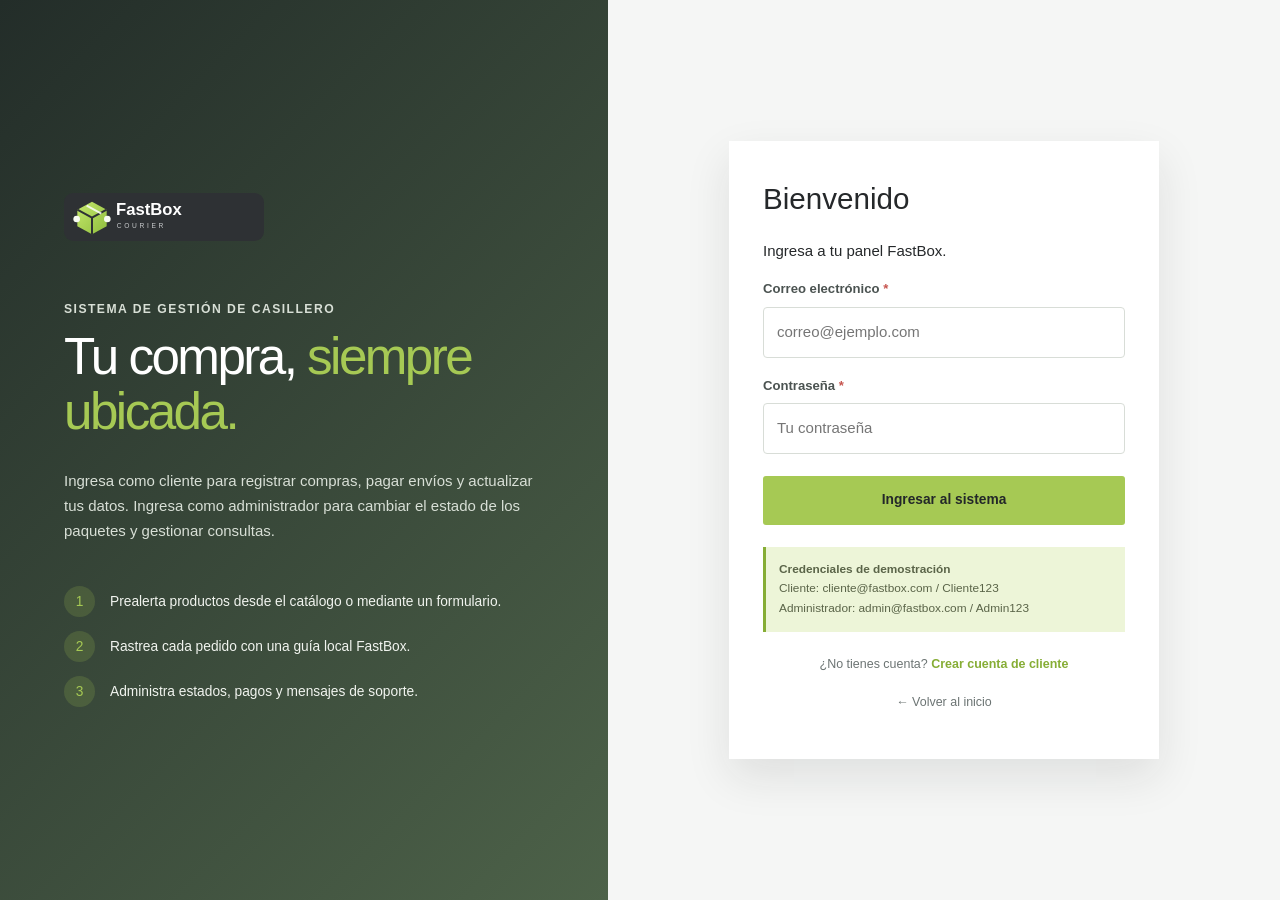
<file: pages/panel-cliente.html>
<!DOCTYPE html>
<html lang="es">
<head><meta charset="UTF-8"><meta name="viewport" content="width=device-width, initial-scale=1.0"><meta name="description" content="Panel del cliente de FastBox Courier."><title>Mi casillero | FastBox Courier</title><link rel="stylesheet" href="../assets/css/style.css"></head>
<body>
  <div id="siteHeader"></div>
  <main id="clientDashboard" class="dashboard-shell"><div class="container">
    <div class="dashboard-welcome"><div><p class="eyebrow">Panel del cliente</p><h1>Hola, <span id="clientName">cliente</span>.</h1><p>Consulta tus paquetes, paga envíos simulados y actualiza los datos de tu casillero.</p></div><div style="display:flex;gap:10px;flex-wrap:wrap"><a href="registrar-paquete.html" class="btn btn-primary btn-sm">+ Registrar compra</a><button id="logoutButton" class="btn btn-outline btn-sm" type="button">Cerrar sesión</button></div></div>
    <div class="dashboard-grid"><aside class="panel-side"><div class="profile-head"><div class="avatar" id="profileAvatar">SE</div><h2 id="profileName">Cliente</h2><p id="profileEmail">correo</p></div><div class="side-content"><div class="locker-code">MI CASILLERO<b id="profileLocker">FBX-0000</b></div><span id="membershipDisplay" class="membership-chip">Sin plan activo</span><form id="profileForm" style="margin-top:20px"><div class="field"><label>Nombre completo</label><input id="profileNameInput" class="input" required></div><div class="field" style="margin-top:13px"><label>Dirección de entrega</label><input id="profileAddressInput" class="input" required></div><div class="field" style="margin-top:13px"><label>Teléfono</label><input id="profilePhoneInput" class="input" required></div><button class="btn btn-dark btn-sm" type="submit" style="width:100%;margin-top:18px">Guardar cambios</button></form></div></aside>
      <section class="panel-main"><div class="summary-grid"><article class="summary-card"><span>Paquetes registrados</span><strong id="packageCount">0</strong></article><article class="summary-card"><span>En proceso</span><strong id="inTransitCount" class="green">0</strong></article><article class="summary-card"><span>Total pendiente</span><strong id="pendingPayment">$0.00</strong></article></div><article class="panel-card"><div class="panel-card-header"><div><h2>Mis paquetes y facturas</h2><span class="text-muted" style="font-size:.74rem">Datos guardados en el navegador.</span></div><a href="rastreo.html" class="btn btn-outline btn-sm">Rastrear guía</a></div><div class="panel-card-body table-wrap"><table class="data-table"><thead><tr><th>Guía</th><th>Paquete</th><th>Estado</th><th>Total</th><th>Factura</th><th>Acción</th></tr></thead><tbody id="clientPackageRows"></tbody></table></div></article><article class="panel-card"><div class="panel-card-header"><h2>Consejo de uso</h2></div><div class="panel-card-body"><p style="margin:0" class="text-muted">Puedes registrar un paquete manualmente o agregar productos desde el catálogo. Luego entra con el usuario administrador y cambia el estado para comprobar que el rastreo se actualiza.</p></div></article></section>
    </div>
  </div></main>
  <div id="siteFooter"></div><script src="../assets/js/data.js"></script><script src="../assets/js/app.js"></script>
</body></html>
</file>
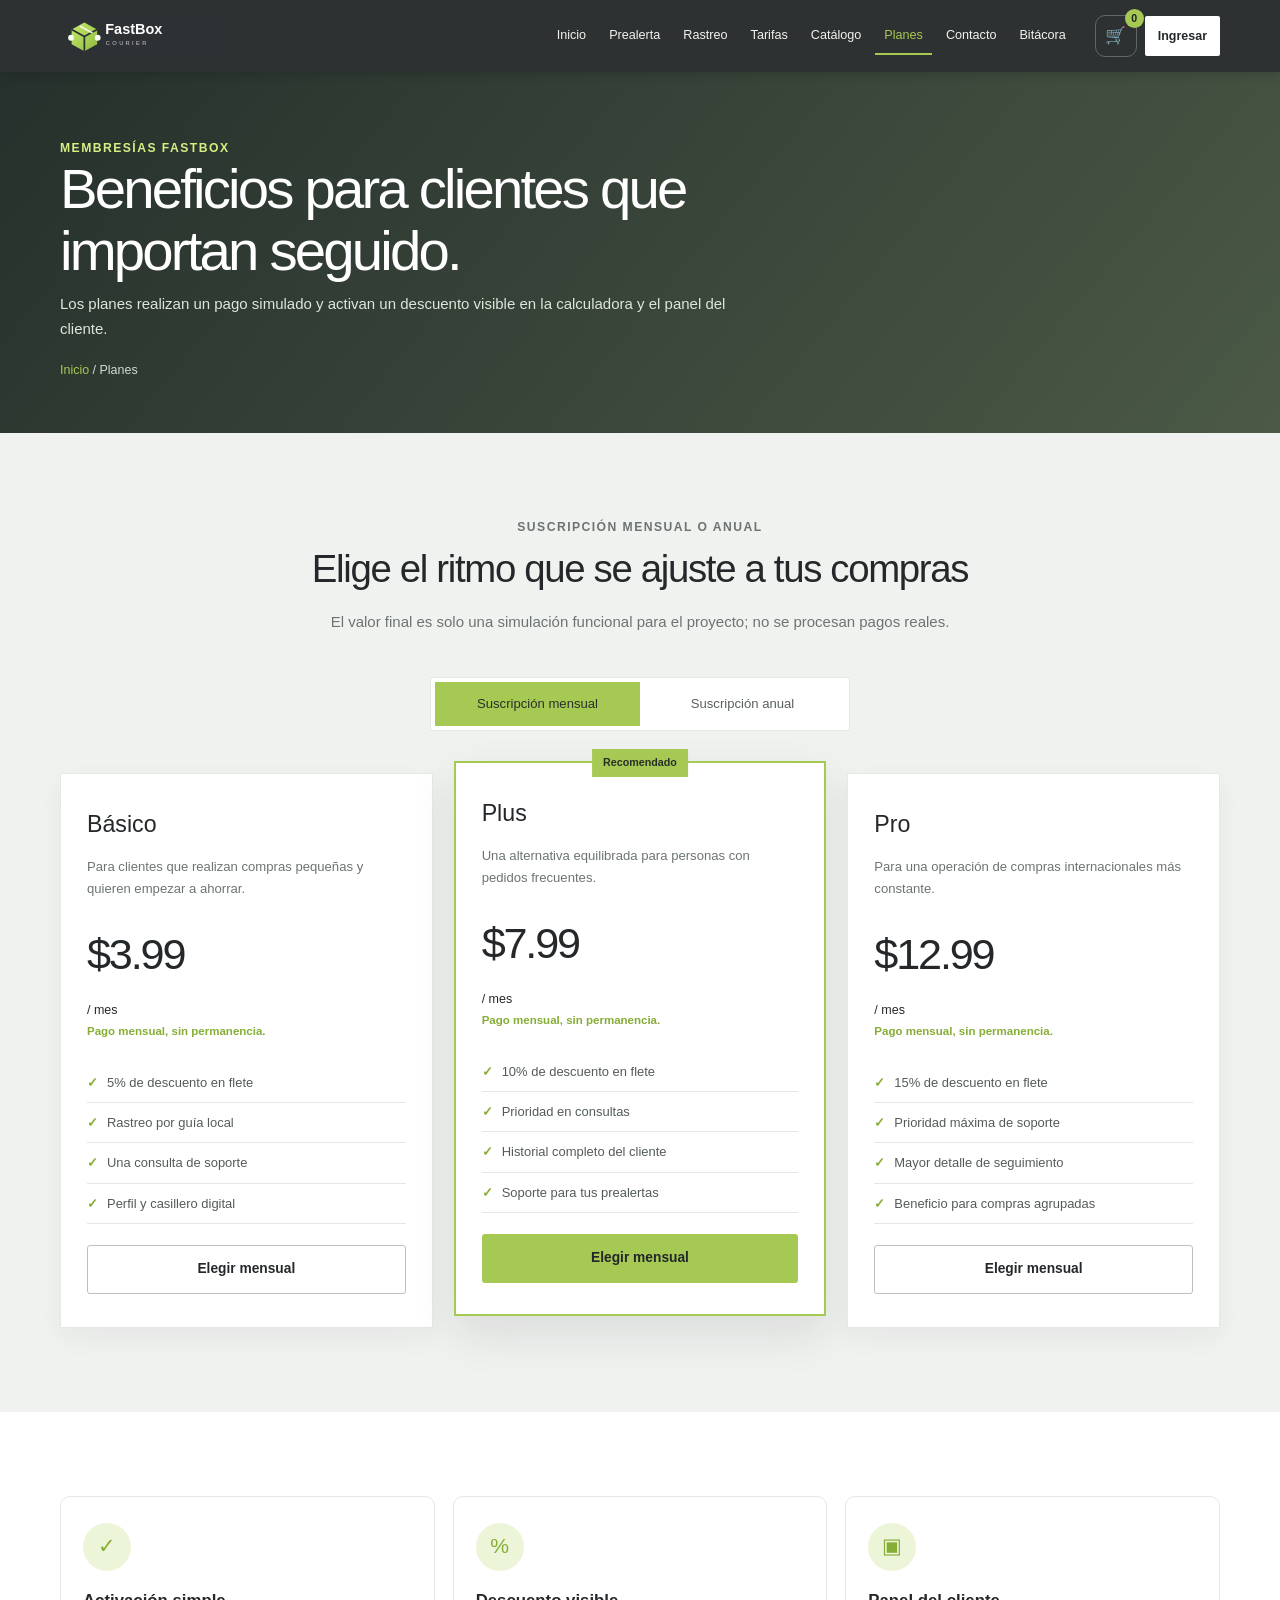
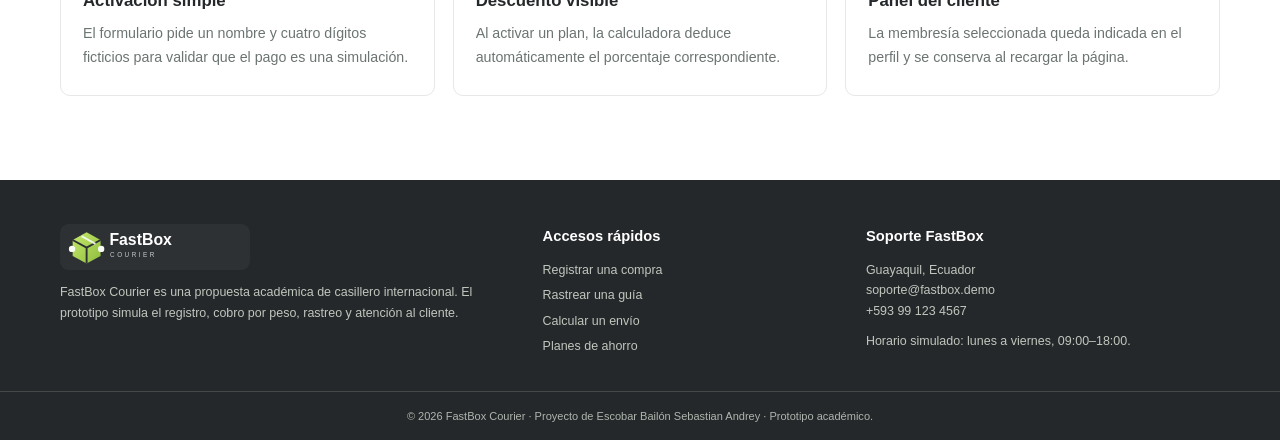
<file: pages/planes.html>
<!DOCTYPE html>
<html lang="es">
<head><meta charset="UTF-8"><meta name="viewport" content="width=device-width, initial-scale=1.0"><meta name="description" content="Planes de suscripción de FastBox Courier."><title>Planes de ahorro | FastBox Courier</title><link rel="stylesheet" href="../assets/css/style.css"></head>
<body>
  <div id="siteHeader"></div>
  <main>
    <section class="page-hero"><div class="container"><p class="eyebrow">Membresías FastBox</p><h1>Beneficios para clientes que importan seguido.</h1><p>Los planes realizan un pago simulado y activan un descuento visible en la calculadora y el panel del cliente.</p><div class="breadcrumbs"><a href="../index.html">Inicio</a> / Planes</div></div></section>
    <section class="section section--soft"><div class="container">
      <div class="section-heading"><p class="eyebrow">Suscripción mensual o anual</p><h2>Elige el ritmo que se ajuste a tus compras</h2><p>El valor final es solo una simulación funcional para el proyecto; no se procesan pagos reales.</p></div>
      <div class="billing-toggle"><button data-billing="monthly" class="active">Suscripción mensual</button><button data-billing="yearly">Suscripción anual</button></div>
      <div class="plans-grid" id="plansGrid">
        <article class="plan-card" data-plan-card="basico"><h2>Básico</h2><p>Para clientes que realizan compras pequeñas y quieren empezar a ahorrar.</p><div class="price" data-price>$3.99</div><div><small data-period>/ mes</small></div><div class="save-note" data-save>Pago mensual, sin permanencia.</div><ul class="plan-features"><li>5% de descuento en flete</li><li>Rastreo por guía local</li><li>Una consulta de soporte</li><li>Perfil y casillero digital</li></ul><button type="button" class="btn btn-outline" data-choose-plan>Elegir mensual</button></article>
        <article class="plan-card featured" data-plan-card="plus"><span class="plan-ribbon">Recomendado</span><h2>Plus</h2><p>Una alternativa equilibrada para personas con pedidos frecuentes.</p><div class="price" data-price>$7.99</div><div><small data-period>/ mes</small></div><div class="save-note" data-save>Pago mensual, sin permanencia.</div><ul class="plan-features"><li>10% de descuento en flete</li><li>Prioridad en consultas</li><li>Historial completo del cliente</li><li>Soporte para tus prealertas</li></ul><button type="button" class="btn btn-primary" data-choose-plan>Elegir mensual</button></article>
        <article class="plan-card" data-plan-card="pro"><h2>Pro</h2><p>Para una operación de compras internacionales más constante.</p><div class="price" data-price>$12.99</div><div><small data-period>/ mes</small></div><div class="save-note" data-save>Pago mensual, sin permanencia.</div><ul class="plan-features"><li>15% de descuento en flete</li><li>Prioridad máxima de soporte</li><li>Mayor detalle de seguimiento</li><li>Beneficio para compras agrupadas</li></ul><button type="button" class="btn btn-outline" data-choose-plan>Elegir mensual</button></article>
      </div>
    </div></section>
    <section class="section section--white"><div class="container"><div class="feature-grid"><article class="feature-card"><div class="feature-icon">✓</div><h3>Activación simple</h3><p>El formulario pide un nombre y cuatro dígitos ficticios para validar que el pago es una simulación.</p></article><article class="feature-card"><div class="feature-icon">%</div><h3>Descuento visible</h3><p>Al activar un plan, la calculadora deduce automáticamente el porcentaje correspondiente.</p></article><article class="feature-card"><div class="feature-icon">▣</div><h3>Panel del cliente</h3><p>La membresía seleccionada queda indicada en el perfil y se conserva al recargar la página.</p></article></div></div></section>
  </main>
  <div id="siteFooter"></div><script src="../assets/js/data.js"></script><script src="../assets/js/app.js"></script>
</body></html>
</file>
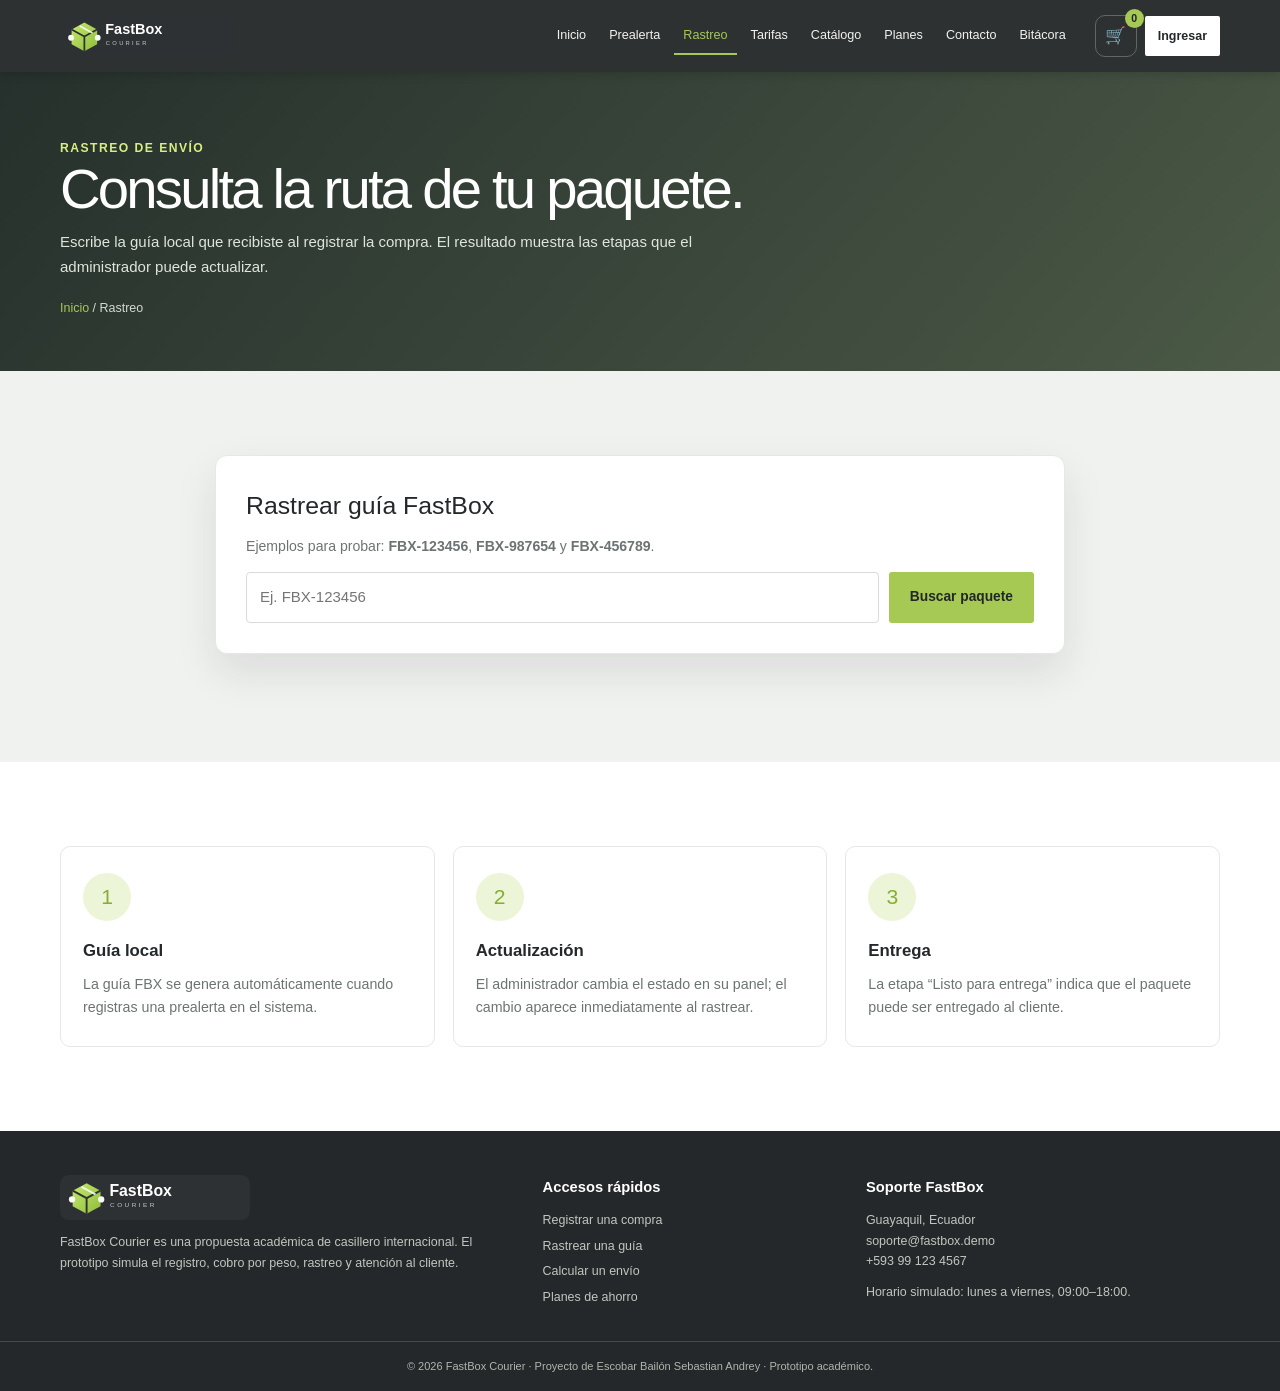
<file: pages/rastreo.html>
<!DOCTYPE html>
<html lang="es">
<head>
  <meta charset="UTF-8"><meta name="viewport" content="width=device-width, initial-scale=1.0">
  <meta name="description" content="Consulta el estado de un paquete FastBox mediante su guía local.">
  <title>Rastreo de pedidos | FastBox Courier</title><link rel="stylesheet" href="../assets/css/style.css">
</head>
<body>
  <div id="siteHeader"></div>
  <main>
    <section class="page-hero"><div class="container"><p class="eyebrow">Rastreo de envío</p><h1>Consulta la ruta de tu paquete.</h1><p>Escribe la guía local que recibiste al registrar la compra. El resultado muestra las etapas que el administrador puede actualizar.</p><div class="breadcrumbs"><a href="../index.html">Inicio</a> / Rastreo</div></div></section>
    <section class="section section--soft"><div class="container" style="max-width:850px">
      <div class="form-card"><h2>Rastrear guía FastBox</h2><p>Ejemplos para probar: <b>FBX-123456</b>, <b>FBX-987654</b> y <b>FBX-456789</b>.</p>
        <form id="trackingForm" class="inline-form"><input id="trackingGuide" class="input" name="guide" placeholder="Ej. FBX-123456" required><button class="btn btn-primary" type="submit">Buscar paquete</button></form>
      </div>
      <div class="status-result" id="trackingResult"></div>
    </div></section>
    <section class="section section--white"><div class="container"><div class="feature-grid"><article class="feature-card"><div class="feature-icon">1</div><h3>Guía local</h3><p>La guía FBX se genera automáticamente cuando registras una prealerta en el sistema.</p></article><article class="feature-card"><div class="feature-icon">2</div><h3>Actualización</h3><p>El administrador cambia el estado en su panel; el cambio aparece inmediatamente al rastrear.</p></article><article class="feature-card"><div class="feature-icon">3</div><h3>Entrega</h3><p>La etapa “Listo para entrega” indica que el paquete puede ser entregado al cliente.</p></article></div></div></section>
  </main>
  <div id="siteFooter"></div><script src="../assets/js/data.js"></script><script src="../assets/js/app.js"></script>
</body>
</html>
</file>
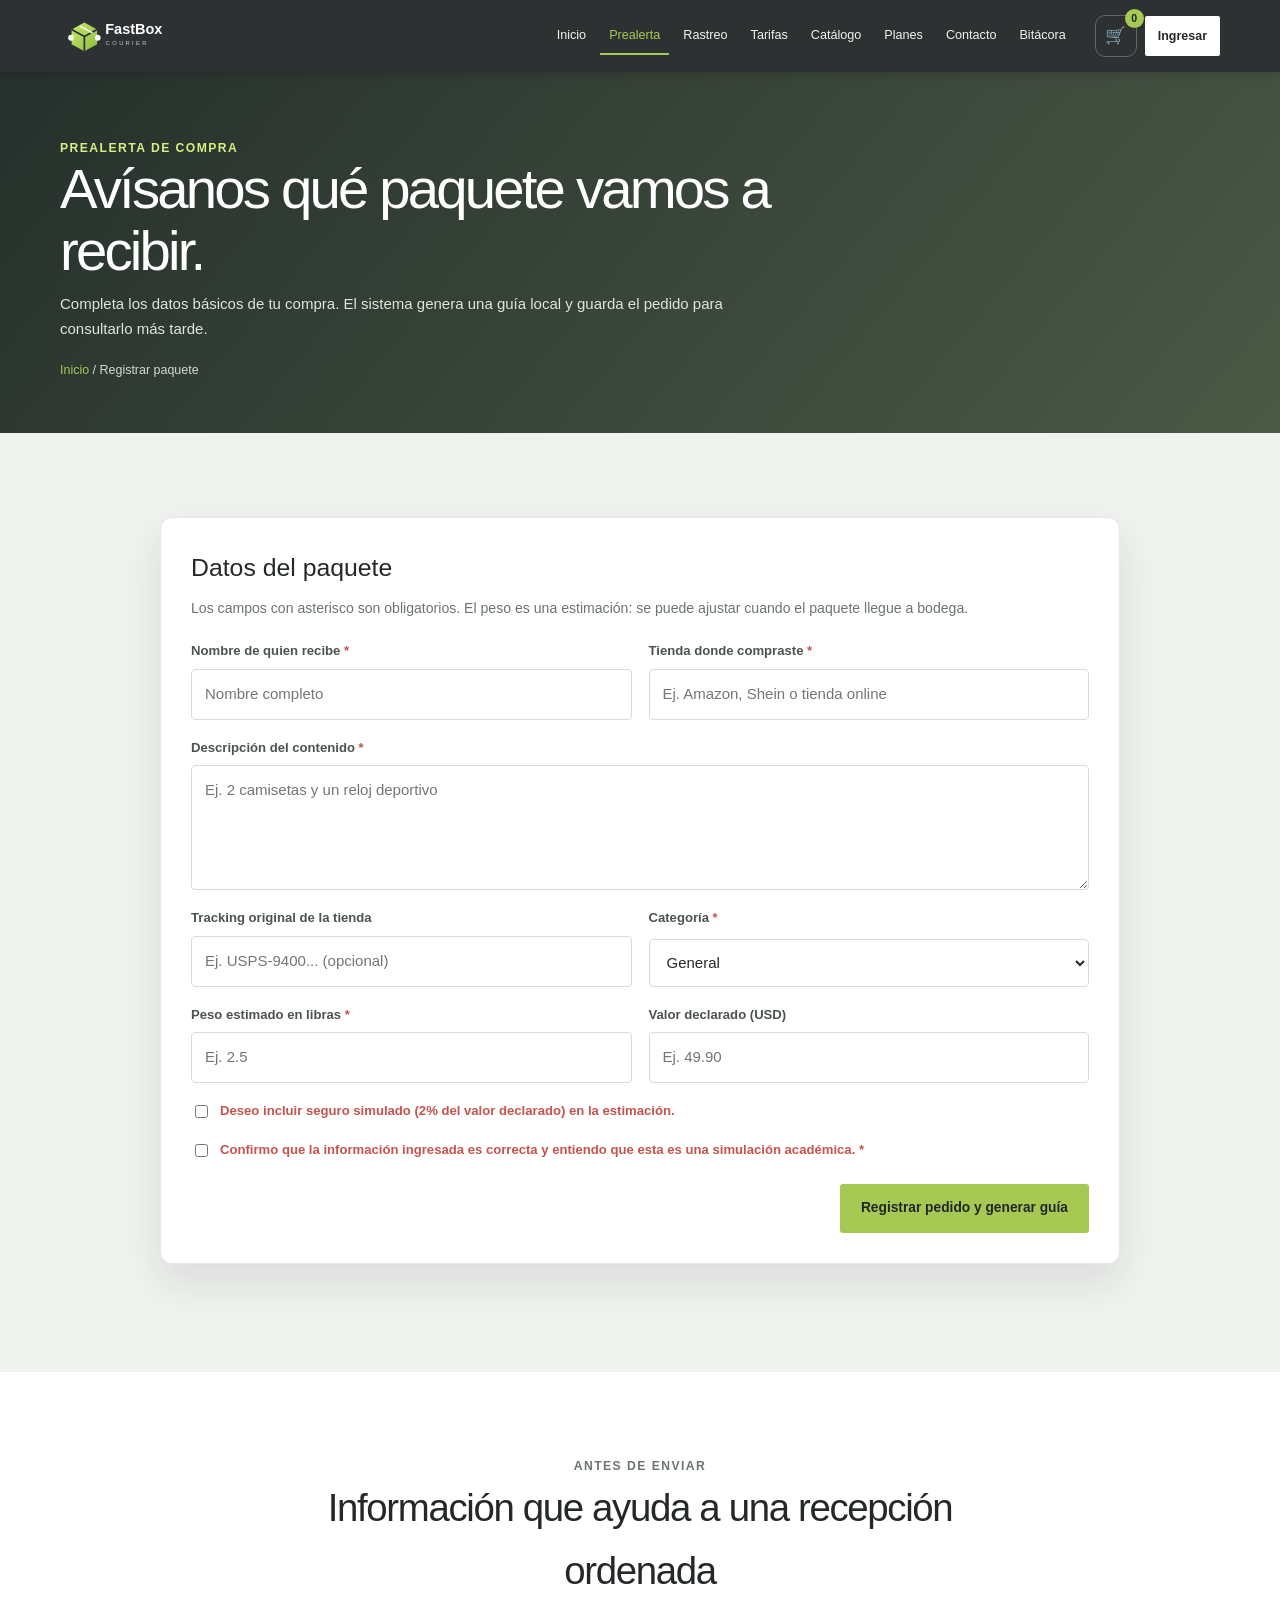
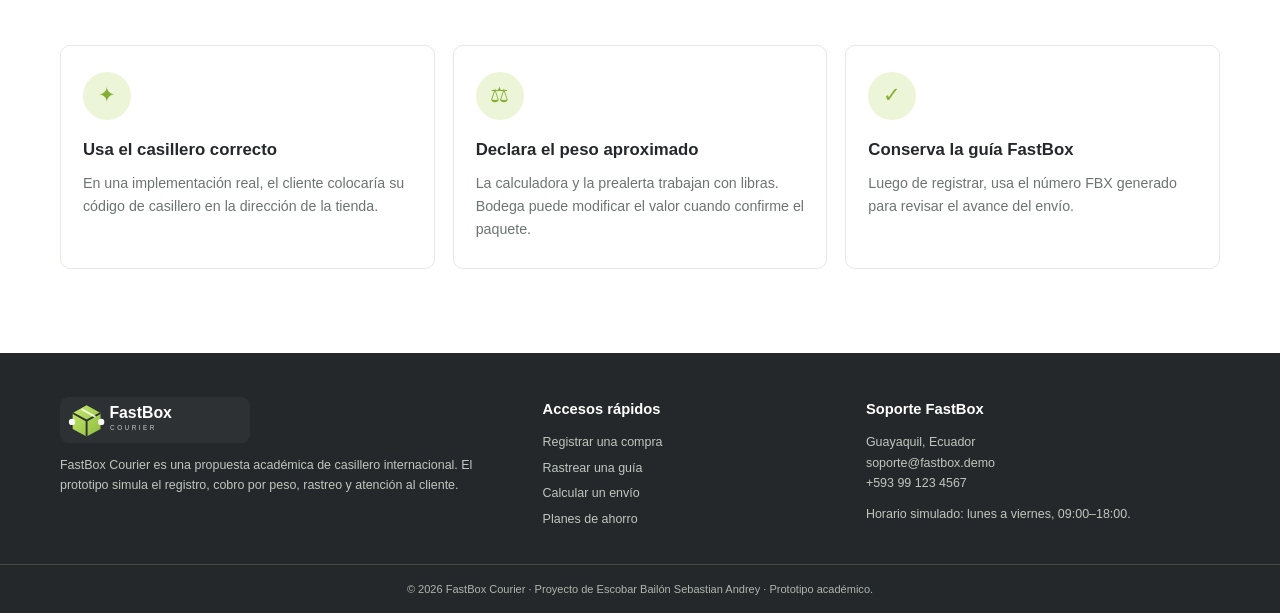
<file: pages/registrar-paquete.html>
<!DOCTYPE html>
<html lang="es">
<head>
  <meta charset="UTF-8"><meta name="viewport" content="width=device-width, initial-scale=1.0">
  <meta name="description" content="Registra una compra internacional o prealerta en FastBox Courier.">
  <title>Registrar compra | FastBox Courier</title><link rel="stylesheet" href="../assets/css/style.css">
</head>
<body>
  <div id="siteHeader"></div>
  <main>
    <section class="page-hero"><div class="container"><p class="eyebrow">Prealerta de compra</p><h1>Avísanos qué paquete vamos a recibir.</h1><p>Completa los datos básicos de tu compra. El sistema genera una guía local y guarda el pedido para consultarlo más tarde.</p><div class="breadcrumbs"><a href="../index.html">Inicio</a> / Registrar paquete</div></div></section>
    <section class="section section--soft"><div class="container" style="max-width:960px">
      <div class="form-card"><h2>Datos del paquete</h2><p>Los campos con asterisco son obligatorios. El peso es una estimación: se puede ajustar cuando el paquete llegue a bodega.</p>
        <div id="cartNotice" class="notice hidden">Tomamos los productos del carrito y completamos el peso y el valor estimado. Puedes modificar cualquier dato antes de registrar.</div>
        <form id="packageForm" novalidate style="margin-top:20px">
          <div class="form-grid">
            <div class="field"><label>Nombre de quien recibe <span>*</span></label><input class="input" id="recipientName" name="recipient" required placeholder="Nombre completo"></div>
            <div class="field"><label>Tienda donde compraste <span>*</span></label><input class="input" name="store" required placeholder="Ej. Amazon, Shein o tienda online"></div>
            <div class="field full"><label>Descripción del contenido <span>*</span></label><textarea class="textarea" id="packageDescription" name="description" required placeholder="Ej. 2 camisetas y un reloj deportivo"></textarea></div>
            <div class="field"><label>Tracking original de la tienda</label><input class="input" name="originalTracking" placeholder="Ej. USPS-9400... (opcional)"></div>
            <div class="field"><label>Categoría <span>*</span></label><select class="select" id="packageCategory" name="category" required><option value="general">General</option><option value="ropa">Ropa y calzado</option><option value="tecnologia">Tecnología</option><option value="fragil">Artículo frágil</option><option value="accesorios">Accesorios</option></select></div>
            <div class="field"><label>Peso estimado en libras <span>*</span></label><input class="input" id="packageWeight" name="weight" type="number" min="0.1" step="0.1" required placeholder="Ej. 2.5"></div>
            <div class="field"><label>Valor declarado (USD)</label><input class="input" id="declaredValue" name="declaredValue" type="number" min="0" step="0.01" placeholder="Ej. 49.90"></div>
            <div class="field full"><label class="checkbox-line"><input name="insured" type="checkbox"><span>Deseo incluir seguro simulado (2% del valor declarado) en la estimación.</span></label></div>
            <div class="field full"><label class="checkbox-line"><input type="checkbox" required><span>Confirmo que la información ingresada es correcta y entiendo que esta es una simulación académica. <b> *</b></span></label></div>
          </div>
          <div style="display:flex;justify-content:flex-end;margin-top:24px"><button class="btn btn-primary" type="submit">Registrar pedido y generar guía</button></div>
        </form>
      </div>
      <div class="status-result" id="registrationResult"></div>
    </div></section>
    <section class="section section--white"><div class="container"><div class="section-heading"><p class="eyebrow">Antes de enviar</p><h2>Información que ayuda a una recepción ordenada</h2></div><div class="feature-grid"><article class="feature-card"><div class="feature-icon">✦</div><h3>Usa el casillero correcto</h3><p>En una implementación real, el cliente colocaría su código de casillero en la dirección de la tienda.</p></article><article class="feature-card"><div class="feature-icon">⚖</div><h3>Declara el peso aproximado</h3><p>La calculadora y la prealerta trabajan con libras. Bodega puede modificar el valor cuando confirme el paquete.</p></article><article class="feature-card"><div class="feature-icon">✓</div><h3>Conserva la guía FastBox</h3><p>Luego de registrar, usa el número FBX generado para revisar el avance del envío.</p></article></div></div></section>
  </main>
  <div id="siteFooter"></div><script src="../assets/js/data.js"></script><script src="../assets/js/app.js"></script>
</body>
</html>
</file>
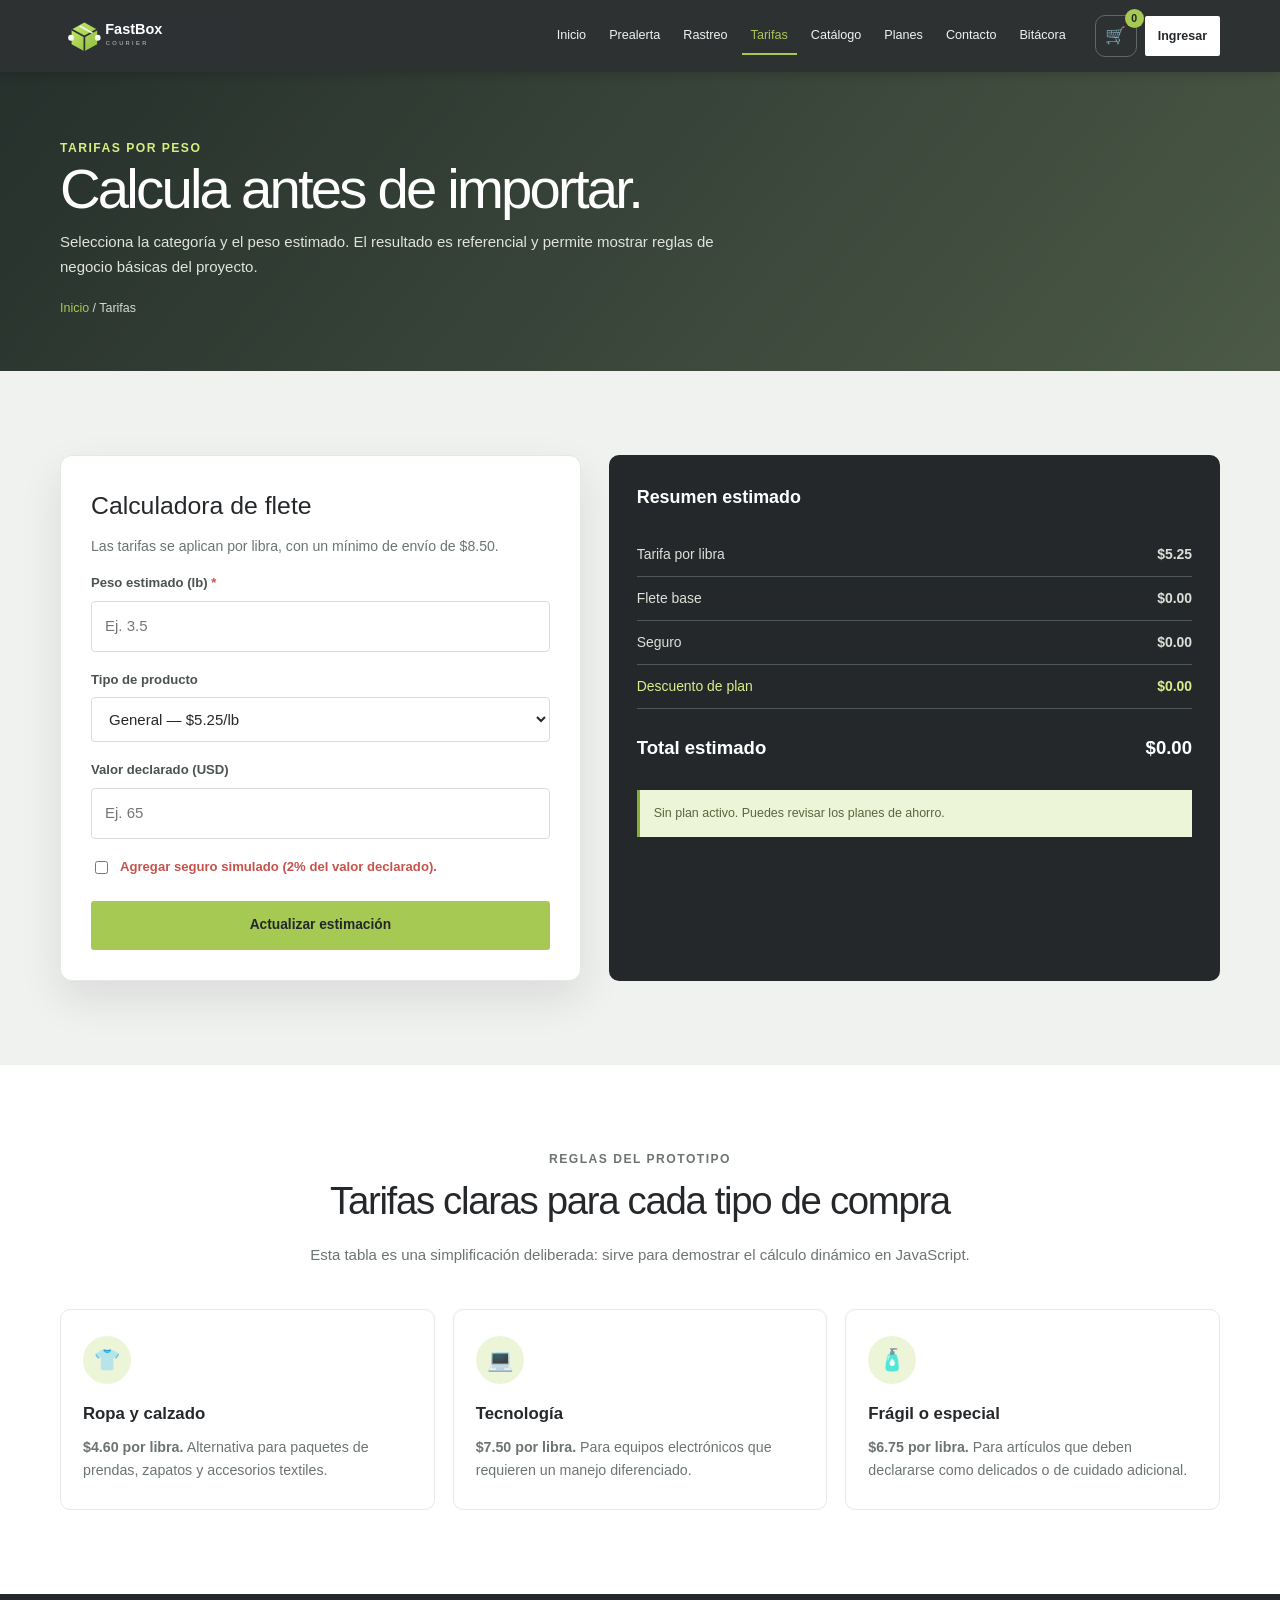
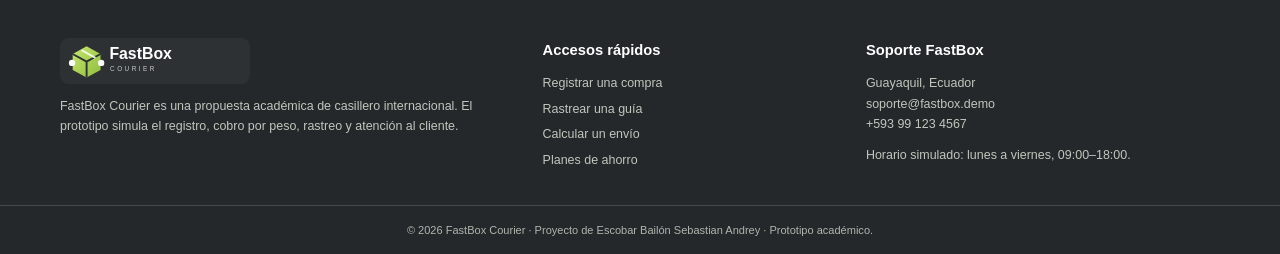
<file: pages/tarifas.html>
<!DOCTYPE html>
<html lang="es">
<head><meta charset="UTF-8"><meta name="viewport" content="width=device-width, initial-scale=1.0"><meta name="description" content="Calculadora de tarifas de FastBox Courier por peso y categoría."><title>Tarifas y calculadora | FastBox Courier</title><link rel="stylesheet" href="../assets/css/style.css"></head>
<body>
  <div id="siteHeader"></div>
  <main>
    <section class="page-hero"><div class="container"><p class="eyebrow">Tarifas por peso</p><h1>Calcula antes de importar.</h1><p>Selecciona la categoría y el peso estimado. El resultado es referencial y permite mostrar reglas de negocio básicas del proyecto.</p><div class="breadcrumbs"><a href="../index.html">Inicio</a> / Tarifas</div></div></section>
    <section class="section section--soft"><div class="container calculator-layout">
      <div class="form-card"><h2>Calculadora de flete</h2><p>Las tarifas se aplican por libra, con un mínimo de envío de $8.50.</p>
        <form id="rateCalculator" novalidate>
          <div class="field"><label>Peso estimado (lb) <span>*</span></label><input class="input" id="calcWeight" type="number" min="0.1" step="0.1" placeholder="Ej. 3.5" required></div>
          <div class="field" style="margin-top:17px"><label>Tipo de producto</label><select class="select" id="calcCategory"><option value="general">General — $5.25/lb</option><option value="ropa">Ropa y calzado — $4.60/lb</option><option value="tecnologia">Tecnología — $7.50/lb</option><option value="fragil">Frágil — $6.75/lb</option><option value="accesorios">Accesorios — $5.70/lb</option></select></div>
          <div class="field" style="margin-top:17px"><label>Valor declarado (USD)</label><input class="input" id="calcValue" type="number" min="0" step="0.01" placeholder="Ej. 65"></div>
          <div class="field" style="margin-top:17px"><label class="checkbox-line"><input id="calcInsurance" type="checkbox"><span>Agregar seguro simulado (2% del valor declarado).</span></label></div>
          <button class="btn btn-primary" type="submit" style="width:100%;margin-top:24px">Actualizar estimación</button>
        </form>
      </div>
      <aside class="price-summary"><h3>Resumen estimado</h3><div class="price-line"><span>Tarifa por libra</span><b id="calcRate">$0.00</b></div><div class="price-line"><span>Flete base</span><b id="calcBase">$0.00</b></div><div class="price-line"><span>Seguro</span><b id="calcInsuranceCost">$0.00</b></div><div class="price-line discount"><span>Descuento de plan</span><b id="calcDiscount">$0.00</b></div><div class="price-line total"><span>Total estimado</span><b id="calcTotal">$0.00</b></div><div class="notice" id="calcPlan">Sin plan activo. Puedes revisar los planes de ahorro.</div></aside>
    </div></section>
    <section class="section section--white"><div class="container"><div class="section-heading"><p class="eyebrow">Reglas del prototipo</p><h2>Tarifas claras para cada tipo de compra</h2><p>Esta tabla es una simplificación deliberada: sirve para demostrar el cálculo dinámico en JavaScript.</p></div><div class="feature-grid"><article class="feature-card"><div class="feature-icon">👕</div><h3>Ropa y calzado</h3><p><b>$4.60 por libra.</b> Alternativa para paquetes de prendas, zapatos y accesorios textiles.</p></article><article class="feature-card"><div class="feature-icon">💻</div><h3>Tecnología</h3><p><b>$7.50 por libra.</b> Para equipos electrónicos que requieren un manejo diferenciado.</p></article><article class="feature-card"><div class="feature-icon">🧴</div><h3>Frágil o especial</h3><p><b>$6.75 por libra.</b> Para artículos que deben declararse como delicados o de cuidado adicional.</p></article></div></div></section>
  </main>
  <div id="siteFooter"></div><script src="../assets/js/data.js"></script><script src="../assets/js/app.js"></script>
</body></html>
</file>
<file: assets/css/style.css>
:root {
  --green: #a6c954;
  --green-strong: #86ad35;
  --green-soft: #edf5d8;
  --ink: #25282a;
  --ink-2: #3a3f41;
  --paper: #f5f6f5;
  --white: #ffffff;
  --muted: #6c7473;
  --line: #e5e8e5;
  --danger: #c6534d;
  --warning: #d39831;
  --info: #397a9d;
  --shadow: 0 18px 42px rgba(26, 34, 30, .10);
  --radius: 18px;
}

* { box-sizing: border-box; }
html { scroll-behavior: smooth; }
body {
  margin: 0;
  color: var(--ink);
  background: var(--paper);
  font-family: "Century Gothic", "Trebuchet MS", Arial, sans-serif;
  font-size: 15px;
  line-height: 1.65;
}
body.modal-open { overflow: hidden; }
a { color: inherit; text-decoration: none; }
button, input, select, textarea { font: inherit; }
button { cursor: pointer; }
img { max-width: 100%; display: block; }

.container { width: min(1160px, calc(100% - 40px)); margin: 0 auto; }
.section { padding: 84px 0; }
.section--white { background: var(--white); }
.section--soft { background: #f0f2f0; }
.section-heading { max-width: 740px; margin: 0 auto 42px; text-align: center; }
.section-heading h2 { margin: 0 0 10px; font-size: clamp(1.95rem, 3vw, 2.65rem); font-weight: 500; letter-spacing: -.035em; }
.section-heading p { margin: 0; color: var(--muted); }
.eyebrow { margin: 0 0 10px; color: var(--green-strong); font-size: .76rem; font-weight: 700; letter-spacing: .12em; text-transform: uppercase; }
.text-muted { color: var(--muted); }
.text-green { color: var(--green-strong); }
.text-danger { color: var(--danger); }
.text-center { text-align: center; }
.hidden { display: none !important; }

/* Barra superior */
.site-header { position: sticky; top: 0; z-index: 60; background: rgba(42, 45, 46, .98); box-shadow: 0 2px 10px rgba(0,0,0,.16); }
.navbar { min-height: 72px; display: flex; align-items: center; gap: 20px; }
.brand { display: inline-flex; width: 174px; flex: 0 0 auto; }
.brand img { width: 174px; height: auto; }
.nav-toggle { display: none; width: 42px; height: 42px; border: 1px solid #737878; background: transparent; color: #fff; border-radius: 10px; }
.main-nav { display: flex; align-items: center; justify-content: center; gap: 5px; margin-left: auto; }
.main-nav a { padding: 8px 9px; color: #f2f3f0; font-size: .79rem; white-space: nowrap; border-bottom: 2px solid transparent; }
.main-nav a:hover, .main-nav a.active { color: var(--green); border-bottom-color: var(--green); }
.nav-actions { display: flex; align-items: center; gap: 8px; }
.icon-button { position: relative; width: 42px; height: 42px; display: grid; place-items: center; border: 1px solid #616667; color: #fff; background: transparent; border-radius: 10px; font-size: 1.05rem; }
.icon-button:hover { color: var(--green); border-color: var(--green); }
.cart-count { position: absolute; top: -7px; right: -8px; min-width: 19px; height: 19px; padding: 0 5px; display: grid; place-items: center; background: var(--green); color: #202326; border-radius: 50px; font-size: .66rem; font-weight: 700; }
.nav-login { padding: 10px 13px; background: #fff; color: var(--ink); font-size: .78rem; font-weight: 600; border-radius: 2px; white-space: nowrap; }
.nav-login:hover { background: var(--green); }
.nav-login.logged { color: #f6f8f4; background: transparent; border: 1px solid #6d7372; }

/* Hero */
.hero { overflow: hidden; background: linear-gradient(125deg, #202826 0%, #2f3833 60%, #4a614b 100%); color: #fff; }
.hero .container { min-height: 530px; display: grid; grid-template-columns: 1.04fr .96fr; align-items: center; gap: 42px; }
.hero-copy { padding: 75px 0; }
.hero h1 { max-width: 660px; margin: 0 0 18px; font-size: clamp(2.65rem, 5.1vw, 4.55rem); line-height: 1.08; font-weight: 500; letter-spacing: -.055em; }
.hero h1 span { color: var(--green); }
.hero p { max-width: 610px; margin: 0; color: #dfe4db; font-size: 1.03rem; }
.hero-actions { display: flex; flex-wrap: wrap; gap: 13px; margin-top: 30px; }
.btn { min-height: 46px; display: inline-flex; align-items: center; justify-content: center; gap: 9px; padding: 12px 20px; border: 1px solid transparent; border-radius: 3px; font-size: .86rem; font-weight: 700; text-align: center; transition: transform .2s ease, background .2s ease, border-color .2s ease; }
.btn:hover { transform: translateY(-2px); }
.btn-primary { background: var(--green); color: #232729; }
.btn-primary:hover { background: #b8db62; }
.btn-dark { background: var(--ink); color: #fff; }
.btn-dark:hover { background: #404647; }
.btn-outline-light { background: transparent; border-color: #aeb9af; color: #fff; }
.btn-outline-light:hover { border-color: var(--green); color: var(--green); }
.btn-outline { background: transparent; border-color: #bac1b8; color: var(--ink); }
.btn-outline:hover { background: var(--green-soft); border-color: var(--green); }
.btn-sm { min-height: 36px; padding: 8px 12px; font-size: .76rem; }
.hero-mini-stats { display: flex; gap: 26px; margin-top: 42px; }
.hero-mini-stats div { padding-left: 13px; border-left: 2px solid var(--green); }
.hero-mini-stats strong { display: block; font-size: 1.15rem; }
.hero-mini-stats span { color: #cdd5ce; font-size: .74rem; }
.hero-visual { position: relative; }
.hero-visual img { width: 100%; filter: drop-shadow(0 26px 20px rgba(0,0,0,.22)); }

/* Bloques / tarjetas */
.feature-grid { display: grid; grid-template-columns: repeat(3, 1fr); gap: 18px; }
.feature-card { padding: 26px 22px; background: var(--white); border: 1px solid var(--line); border-radius: 10px; transition: transform .2s ease, box-shadow .2s ease; }
.feature-card:hover { transform: translateY(-5px); box-shadow: var(--shadow); }
.feature-icon { width: 48px; height: 48px; display: grid; place-items: center; margin-bottom: 16px; color: var(--green-strong); background: var(--green-soft); border-radius: 50%; font-size: 1.32rem; }
.feature-card h3 { margin: 0 0 8px; font-size: 1.05rem; font-weight: 700; }
.feature-card p { margin: 0; color: var(--muted); font-size: .89rem; }

.tracking-band { padding: 48px 0; background: #edf0ed; }
.tracking-box { padding: 32px; display: grid; grid-template-columns: 1fr 1.45fr; gap: 25px; align-items: center; background: var(--white); box-shadow: var(--shadow); }
.tracking-box h2 { margin: 0 0 6px; font-size: 1.75rem; font-weight: 500; letter-spacing: -.035em; }
.tracking-box p { margin: 0; color: var(--muted); font-size: .87rem; }
.inline-form { display: grid; grid-template-columns: 1fr auto; gap: 10px; }
.input, .select, .textarea { width: 100%; padding: 12px 13px; color: var(--ink); background: #fff; border: 1px solid #d8ddd7; border-radius: 4px; outline: none; }
.input:focus, .select:focus, .textarea:focus { border-color: var(--green-strong); box-shadow: 0 0 0 3px rgba(166,201,84,.18); }
.textarea { min-height: 125px; resize: vertical; }
.form-help { display: block; margin-top: 7px; color: var(--muted); font-size: .76rem; }

.split { display: grid; grid-template-columns: 1fr 1fr; gap: 68px; align-items: center; }
.split-image { overflow: hidden; border-radius: 20px; box-shadow: var(--shadow); }
.split-copy h2 { margin: 0 0 16px; font-size: clamp(1.9rem, 3.1vw, 2.8rem); font-weight: 500; line-height: 1.15; letter-spacing: -.04em; }
.split-copy p { color: var(--muted); }
.check-list { display: grid; gap: 11px; margin: 26px 0; padding: 0; list-style: none; }
.check-list li { position: relative; padding-left: 28px; color: #434948; font-size: .9rem; }
.check-list li::before { content: "✓"; position: absolute; left: 0; top: 0; color: var(--green-strong); font-weight: 800; }

.process-grid { display: grid; grid-template-columns: repeat(4, 1fr); gap: 17px; counter-reset: step; }
.process-step { position: relative; padding: 24px 20px; background: #f8f9f7; border-top: 3px solid var(--green); }
.process-step::before { counter-increment: step; content: "0" counter(step); display: block; margin-bottom: 9px; color: var(--green-strong); font-size: .74rem; font-weight: 800; letter-spacing: .09em; }
.process-step h3 { margin: 0 0 8px; font-size: 1rem; }
.process-step p { margin: 0; color: var(--muted); font-size: .82rem; }

.offer-grid { display: grid; grid-template-columns: repeat(4, 1fr); gap: 18px; }
.offer-card { position: relative; overflow: hidden; display: flex; flex-direction: column; padding: 24px; min-height: 250px; color: #fff; background: var(--ink); box-shadow: var(--shadow); }
.offer-card:nth-child(2) { background: #546346; }.offer-card:nth-child(3) { background: #536b70; }.offer-card:nth-child(4) { background: #775d4b; }
.offer-tag { display: inline-flex; align-self: flex-start; padding: 5px 8px; background: var(--green); color: #202326; font-size: .67rem; font-weight: 800; letter-spacing: .04em; text-transform: uppercase; }
.offer-card h3 { margin: 22px 0 7px; font-size: 1.25rem; font-weight: 500; line-height: 1.2; }
.offer-card p { margin: 0 0 20px; color: #edf0ec; font-size: .8rem; }.offer-card .btn { margin-top: auto; align-self: flex-start; }

.plan-preview { display: grid; grid-template-columns: 1fr 1.2fr 1fr; gap: 18px; align-items: stretch; max-width: 1000px; margin: auto; }
.plan-mini { padding: 30px 26px; background: var(--white); border: 1px solid var(--line); box-shadow: 0 10px 25px rgba(25,32,27,.06); text-align: center; }
.plan-mini.highlight { transform: translateY(-12px); border-color: var(--green); box-shadow: var(--shadow); }
.plan-mini h3 { margin: 0 0 10px; font-size: 1.25rem; }.plan-price { margin: 10px 0 18px; font-size: 2.15rem; font-weight: 500; }.plan-price small { font-size: .73rem; color: var(--muted); }
.plan-mini ul { margin: 0 0 22px; padding: 0; list-style: none; color: var(--muted); font-size: .82rem; }.plan-mini li { padding: 6px 0; border-bottom: 1px solid var(--line); }.plan-mini li:last-child { border: 0; }

.cta { padding: 64px 0; background: linear-gradient(115deg, #1f2825, #3d4c3b); color: #fff; text-align: center; }.cta h2 { margin: 0 0 12px; font-size: clamp(2rem, 3.6vw, 3rem); font-weight: 500; }.cta p { max-width: 640px; margin: 0 auto 25px; color: #dbe2d8; }

/* Internas */
.page-hero { padding: 66px 0 52px; color: #fff; background: linear-gradient(130deg, #26302c, #4b5946); }
.page-hero .eyebrow { color: #d7ef82; }.page-hero h1 { max-width: 710px; margin: 0 0 10px; font-size: clamp(2.3rem, 4.4vw, 3.8rem); font-weight: 500; line-height: 1.1; letter-spacing: -.05em; }.page-hero p { max-width: 680px; margin: 0; color: #dfe5dc; }
.breadcrumbs { margin-top: 19px; color: #d3dbd1; font-size: .78rem; }.breadcrumbs a { color: var(--green); }

.form-card { padding: 30px; background: #fff; border: 1px solid var(--line); border-radius: 12px; box-shadow: var(--shadow); }.form-card h2 { margin: 0 0 8px; font-size: 1.55rem; font-weight: 500; }.form-card > p { margin-top: 0; color: var(--muted); font-size: .88rem; }.form-grid { display: grid; grid-template-columns: repeat(2, 1fr); gap: 17px; }.field { display: grid; gap: 7px; }.field.full { grid-column: 1 / -1; }.field label { color: #4b5351; font-size: .82rem; font-weight: 700; }.field label span { color: var(--danger); }.checkbox-line { display: flex; gap: 9px; align-items: flex-start; color: var(--muted); font-size: .79rem; }.checkbox-line input { margin-top: 5px; accent-color: var(--green-strong); }
.calculator-layout { display: grid; grid-template-columns: .92fr 1.08fr; gap: 28px; }.price-summary { padding: 28px; color: #fff; background: var(--ink); border-radius: 10px; }.price-summary h3 { margin: 0 0 20px; font-size: 1.12rem; }.price-line { display: flex; justify-content: space-between; gap: 15px; padding: 10px 0; color: #dce1da; border-bottom: 1px solid #52595a; font-size: .87rem; }.price-line.total { margin-top: 8px; padding-top: 16px; color: #fff; border-bottom: 0; font-size: 1.16rem; font-weight: 800; }.price-line.discount { color: #d9ef8d; }.notice { margin-top: 17px; padding: 13px 14px; color: #5b643f; background: var(--green-soft); border-left: 3px solid var(--green-strong); font-size: .78rem; }

.status-result { margin-top: 24px; }.result-card { padding: 28px; background: #fff; border: 1px solid var(--line); box-shadow: var(--shadow); }.result-header { display: flex; justify-content: space-between; gap: 18px; align-items: flex-start; padding-bottom: 20px; border-bottom: 1px solid var(--line); }.result-header h2 { margin: 0 0 5px; font-size: 1.5rem; font-weight: 500; }.guide-code { color: var(--green-strong); font-size: 1.08rem; font-weight: 800; letter-spacing: .04em; }.status-badge { display: inline-flex; align-items: center; gap: 6px; padding: 6px 10px; border-radius: 50px; font-size: .73rem; font-weight: 800; }.status-prealerta { color: #665319; background: #f8e9bf; }.status-miami { color: #285a78; background: #d8edf8; }.status-transito { color: #4d4687; background: #e3e2fa; }.status-aduana { color: #7a4a15; background: #f8e0c2; }.status-listo { color: #346b35; background: #dcefd9; }.status-entregado { color: #3b3f40; background: #e3e7e5; }
.timeline { position: relative; display: grid; gap: 0; margin-top: 27px; }.timeline-item { position: relative; display: grid; grid-template-columns: 24px 1fr auto; gap: 12px; align-items: start; padding-bottom: 22px; }.timeline-item:last-child { padding-bottom: 0; }.timeline-dot { position: relative; z-index: 1; width: 17px; height: 17px; margin-top: 3px; background: #d6dcd7; border: 4px solid #eef1ee; border-radius: 50%; }.timeline-item:not(:last-child)::after { content: ""; position: absolute; left: 8px; top: 20px; width: 2px; height: calc(100% - 10px); background: #dfe4df; }.timeline-item.done .timeline-dot { background: var(--green-strong); }.timeline-item.current .timeline-dot { box-shadow: 0 0 0 6px rgba(166,201,84,.18); }.timeline-title { font-weight: 700; font-size: .87rem; }.timeline-detail { color: var(--muted); font-size: .79rem; }.timeline-date { color: var(--muted); font-size: .73rem; white-space: nowrap; }

/* Catálogo */
.catalog-toolbar { display: flex; justify-content: space-between; gap: 18px; align-items: center; margin-bottom: 25px; }.filter-list { display: flex; flex-wrap: wrap; gap: 8px; }.filter-btn { padding: 8px 12px; border: 1px solid #d7ddd6; background: #fff; border-radius: 50px; color: #505957; font-size: .78rem; }.filter-btn:hover, .filter-btn.active { color: #283026; background: var(--green); border-color: var(--green); }.catalog-grid { display: grid; grid-template-columns: repeat(3, 1fr); gap: 20px; }.product-card { overflow: hidden; background: #fff; border: 1px solid var(--line); box-shadow: 0 8px 20px rgba(31,38,33,.04); }.product-visual { display: grid; place-items: center; height: 145px; color: #eef5d8; background: linear-gradient(145deg, #2b3430, #586852); font-size: 3.5rem; }.product-visual.tech { background: linear-gradient(145deg, #3b5963, #1e333b); }.product-visual.clothes { background: linear-gradient(145deg, #886d5c, #513d33); }.product-visual.accessories { background: linear-gradient(145deg, #796452, #42382f); }.product-content { padding: 19px; }.product-meta { display: flex; align-items: center; justify-content: space-between; gap: 12px; color: var(--muted); font-size: .72rem; }.product-content h3 { margin: 8px 0 8px; font-size: 1.04rem; }.product-content p { min-height: 40px; margin: 0 0 15px; color: var(--muted); font-size: .78rem; }.product-bottom { display: flex; justify-content: space-between; align-items: flex-end; gap: 12px; }.product-price { display: grid; gap: 1px; }.product-price strong { font-size: 1.2rem; }.product-price span { color: var(--muted); font-size: .68rem; }.stock-ok { color: #4d7b3d; }.stock-out { color: var(--danger); }.discount-label { color: #fff; background: var(--danger); padding: 3px 6px; font-size: .65rem; font-weight: 800; border-radius: 2px; }

/* Planes */
.billing-toggle { display: flex; width: min(420px, 100%); margin: 0 auto 42px; padding: 4px; border: 1px solid var(--line); background: #fff; }.billing-toggle button { flex: 1; padding: 11px; border: 0; background: transparent; color: #58605d; font-size: .82rem; }.billing-toggle button.active { background: var(--green); color: #293029; }.plans-grid { display: grid; grid-template-columns: repeat(3, 1fr); gap: 21px; align-items: stretch; }.plan-card { position: relative; padding: 31px 26px; background: #fff; border: 1px solid var(--line); box-shadow: 0 10px 25px rgba(25,32,27,.05); }.plan-card.featured { border: 2px solid var(--green); transform: translateY(-12px); box-shadow: var(--shadow); }.plan-ribbon { position: absolute; top: -14px; left: 50%; padding: 5px 11px; transform: translateX(-50%); color: #283026; background: var(--green); font-size: .67rem; font-weight: 800; white-space: nowrap; }.plan-card h2 { margin: 0; font-size: 1.45rem; font-weight: 500; }.plan-card > p { min-height: 42px; color: var(--muted); font-size: .82rem; }.plan-card .price { margin: 19px 0 7px; font-size: 2.7rem; font-weight: 500; letter-spacing: -.05em; }.plan-card .price small { color: var(--muted); font-size: .78rem; }.plan-card .save-note { min-height: 20px; color: var(--green-strong); font-size: .72rem; font-weight: 800; }.plan-features { margin: 21px 0; padding: 0; list-style: none; }.plan-features li { padding: 9px 0; border-bottom: 1px solid var(--line); color: #535b58; font-size: .81rem; }.plan-features li::before { content: "✓"; margin-right: 9px; color: var(--green-strong); font-weight: 800; }.plan-card .btn { width: 100%; }

/* Contacto */
.contact-layout { display: grid; grid-template-columns: .8fr 1.2fr; gap: 28px; }.contact-info { padding: 31px; color: #eff3ed; background: var(--ink); }.contact-info h2 { margin: 0 0 13px; color: #fff; font-size: 1.6rem; font-weight: 500; }.contact-info p { color: #cbd2ca; font-size: .88rem; }.contact-lines { display: grid; gap: 17px; margin: 25px 0; }.contact-lines div { display: grid; grid-template-columns: 32px 1fr; gap: 12px; align-items: start; }.contact-lines b { display: block; color: #fff; font-size: .82rem; }.contact-lines span { color: #cbd2ca; font-size: .78rem; }.contact-icon { color: var(--green); font-size: 1.1rem; }.support-note { padding: 13px; color: #d7e9a3; border: 1px solid #596457; font-size: .77rem; }

/* Login */
.auth-page { min-height: 100vh; display: grid; grid-template-columns: .95fr 1.05fr; background: #fff; }.auth-promo { display: flex; flex-direction: column; justify-content: center; padding: 60px max(5vw, 36px); color: #fff; background: linear-gradient(135deg, #232d29, #4d6249); }.auth-promo .brand { width: 200px; margin-bottom: 58px; }.auth-promo .brand img { width: 200px; }.auth-promo h1 { max-width: 580px; margin: 0 0 15px; font-size: clamp(2.35rem, 4vw, 4.1rem); font-weight: 500; line-height: 1.08; letter-spacing: -.05em; }.auth-promo h1 span { color: var(--green); }.auth-promo p { max-width: 520px; color: #d8dfd6; }.auth-steps { display: grid; gap: 14px; margin-top: 28px; }.auth-step { display: grid; grid-template-columns: 34px 1fr; gap: 12px; align-items: center; color: #f1f4ef; font-size: .86rem; }.auth-step i { width: 31px; height: 31px; display: grid; place-items: center; background: rgba(166,201,84,.18); color: var(--green); border-radius: 50%; font-style: normal; }.auth-panel { display: grid; place-items: center; padding: 45px 30px; background: #f5f6f5; }.auth-card { width: min(430px, 100%); padding: 34px; background: #fff; box-shadow: var(--shadow); }.auth-card h2 { margin: 0 0 7px; font-size: 1.85rem; font-weight: 500; }.auth-card > p { margin: 0 0 24px; color: var(--muted); font-size: .84rem; }.demo-box { margin: 22px 0; padding: 13px; color: #5a6448; background: var(--green-soft); border-left: 3px solid var(--green-strong); font-size: .74rem; }.auth-switch { margin-top: 18px; color: var(--muted); font-size: .78rem; text-align: center; }.auth-switch button { padding: 0; color: var(--green-strong); border: 0; background: transparent; font-weight: 800; }

/* Paneles */
.dashboard-shell { padding: 38px 0 68px; }.dashboard-welcome { display: flex; justify-content: space-between; align-items: flex-end; gap: 18px; margin-bottom: 25px; }.dashboard-welcome h1 { margin: 0 0 5px; font-size: 2.05rem; font-weight: 500; letter-spacing: -.04em; }.dashboard-welcome p { margin: 0; color: var(--muted); font-size: .85rem; }.dashboard-grid { display: grid; grid-template-columns: 285px 1fr; gap: 22px; align-items: start; }.panel-side { overflow: hidden; background: #fff; border: 1px solid var(--line); box-shadow: 0 9px 22px rgba(25,32,27,.05); }.profile-head { padding: 24px; text-align: center; color: #fff; background: var(--ink); }.avatar { width: 68px; height: 68px; display: grid; place-items: center; margin: 0 auto 12px; background: var(--green); color: var(--ink); border-radius: 50%; font-size: 1.45rem; font-weight: 800; }.profile-head h2 { margin: 0; font-size: 1.08rem; }.profile-head p { margin: 3px 0 0; color: #cbd2ca; font-size: .72rem; }.side-content { padding: 20px; }.locker-code { margin: 0 0 19px; padding: 11px; color: #56613e; background: var(--green-soft); border: 1px dashed #a0bd63; font-size: .78rem; text-align: center; }.locker-code b { display: block; font-size: .95rem; }.membership-chip { display: inline-flex; padding: 5px 8px; background: #eff2ef; color: #4c5452; border-radius: 50px; font-size: .7rem; font-weight: 800; }.panel-main { display: grid; gap: 22px; }.summary-grid { display: grid; grid-template-columns: repeat(3, 1fr); gap: 14px; }.summary-card { padding: 19px; background: #fff; border: 1px solid var(--line); }.summary-card span { display: block; color: var(--muted); font-size: .72rem; }.summary-card strong { display: block; margin-top: 6px; font-size: 1.62rem; font-weight: 500; }.summary-card strong.green { color: var(--green-strong); }.panel-card { background: #fff; border: 1px solid var(--line); box-shadow: 0 9px 22px rgba(25,32,27,.05); }.panel-card-header { display: flex; justify-content: space-between; gap: 15px; align-items: center; padding: 19px 21px; border-bottom: 1px solid var(--line); }.panel-card-header h2 { margin: 0; font-size: 1.13rem; font-weight: 700; }.panel-card-body { padding: 21px; }.table-wrap { overflow-x: auto; }.data-table { width: 100%; border-collapse: collapse; min-width: 720px; }.data-table th { padding: 10px 11px; color: #69716e; background: #f5f7f5; font-size: .7rem; text-align: left; text-transform: uppercase; letter-spacing: .05em; }.data-table td { padding: 13px 11px; border-bottom: 1px solid var(--line); font-size: .79rem; vertical-align: middle; }.data-table tbody tr:hover { background: #fbfcfa; }.code-small { color: var(--green-strong); font-size: .73rem; font-weight: 800; }.table-title { display: block; font-weight: 700; }.table-sub { display: block; margin-top: 2px; color: var(--muted); font-size: .68rem; }.amount { font-weight: 800; }.empty-state { padding: 35px 20px; color: var(--muted); text-align: center; }.status-select { min-width: 155px; padding: 8px 8px; border: 1px solid #d6dcd6; background: #fff; border-radius: 3px; color: #404846; font-size: .75rem; }
.admin-tools { display: grid; grid-template-columns: 1.2fr .8fr; gap: 22px; }

/* Modal, toast y cart */
.modal-backdrop { position: fixed; inset: 0; z-index: 100; display: none; background: rgba(22, 27, 25, .68); }.modal-backdrop.show { display: grid; place-items: center; padding: 20px; }.modal { width: min(590px, 100%); max-height: calc(100vh - 40px); overflow-y: auto; background: #fff; box-shadow: 0 24px 70px rgba(0,0,0,.3); }.modal-header { display: flex; justify-content: space-between; align-items: start; gap: 15px; padding: 22px 24px 14px; border-bottom: 1px solid var(--line); }.modal-header h2 { margin: 0; font-size: 1.35rem; font-weight: 500; }.modal-header p { margin: 4px 0 0; color: var(--muted); font-size: .76rem; }.close-modal { width: 33px; height: 33px; border: 0; background: #eef1ee; color: #3e4543; border-radius: 50%; font-size: 1.2rem; }.modal-body { padding: 20px 24px 25px; }.cart-list { display: grid; gap: 10px; }.cart-item { display: grid; grid-template-columns: 38px 1fr auto; gap: 10px; align-items: center; padding: 11px; background: #f7f8f6; }.cart-item-icon { display: grid; place-items: center; width: 36px; height: 36px; background: #dceeb2; font-size: 1.2rem; }.cart-item strong { display: block; font-size: .8rem; }.cart-item span { display: block; color: var(--muted); font-size: .69rem; }.remove-cart { padding: 5px 7px; border: 0; color: var(--danger); background: transparent; font-size: .72rem; }.cart-total { display: flex; justify-content: space-between; margin: 19px 0; padding-top: 15px; border-top: 1px solid var(--line); font-size: .92rem; }.cart-total strong { font-size: 1.1rem; }.toast { position: fixed; right: 22px; bottom: 22px; z-index: 120; max-width: min(380px, calc(100% - 44px)); padding: 14px 17px; color: #fff; background: #2f3833; box-shadow: var(--shadow); transform: translateY(120px); opacity: 0; transition: transform .25s ease, opacity .25s ease; font-size: .82rem; }.toast.show { transform: translateY(0); opacity: 1; }.toast.success { border-left: 4px solid var(--green); }.toast.error { border-left: 4px solid var(--danger); }

/* Footer */
.site-footer { color: #d4d8d3; background: var(--ink); }.footer-top { display: grid; grid-template-columns: 1.25fr .8fr 1fr; gap: 40px; padding: 44px 0 34px; }.footer-brand { display: inline-flex; width: 190px; margin-bottom: 12px; }.footer-brand img { width: 190px; }.site-footer h3 { margin: 0 0 11px; color: #fff; font-size: .92rem; }.site-footer p, .site-footer li, .site-footer a { color: #c0c7be; font-size: .78rem; }.site-footer p { margin: 0; }.site-footer ul { display: grid; gap: 5px; margin: 0; padding: 0; list-style: none; }.site-footer a:hover { color: var(--green); }.footer-bottom { padding: 15px 0; color: #aeb6ae; border-top: 1px solid #454a49; font-size: .69rem; text-align: center; }

@media (max-width: 1100px) {
  .main-nav a { padding: 8px 6px; font-size: .72rem; }.brand, .brand img { width: 150px; }
  .offer-grid { grid-template-columns: repeat(2, 1fr); }.plans-grid { gap: 16px; }.plan-card { padding: 27px 21px; }
}
@media (max-width: 880px) {
  .nav-toggle { display: grid; place-items: center; margin-left: auto; }.main-nav { position: absolute; top: 72px; left: 0; right: 0; display: none; flex-direction: column; align-items: stretch; gap: 0; padding: 9px 20px 16px; background: var(--ink); border-top: 1px solid #484d4d; }.main-nav.open { display: flex; }.main-nav a { padding: 11px 3px; border-bottom: 1px solid #494f4e; }.main-nav a.active { border-bottom-color: var(--green); }.nav-actions { margin-left: 0; }.hero .container { grid-template-columns: 1fr; padding-top: 20px; }.hero-copy { padding-bottom: 20px; }.hero-visual { width: min(630px, 100%); margin: 0 auto 52px; }.hero h1 { max-width: 680px; }.feature-grid { grid-template-columns: 1fr; }.tracking-box, .split, .calculator-layout, .contact-layout { grid-template-columns: 1fr; }.process-grid { grid-template-columns: repeat(2, 1fr); }.catalog-grid { grid-template-columns: repeat(2, 1fr); }.dashboard-grid { grid-template-columns: 1fr; }.panel-side { max-width: 430px; }.admin-tools { grid-template-columns: 1fr; }.auth-page { grid-template-columns: 1fr; }.auth-promo { min-height: 390px; padding: 45px 35px; }.auth-promo .brand { margin-bottom: 38px; }.auth-panel { padding: 45px 20px; }
}
@media (max-width: 600px) {
  body { font-size: 14px; }.container { width: min(100% - 28px, 1160px); }.section { padding: 60px 0; }.navbar { gap: 8px; }.brand, .brand img { width: 132px; }.nav-actions { gap: 5px; }.icon-button { width: 38px; height: 38px; }.nav-login { display: none; }.hero h1 { font-size: 2.52rem; }.hero-mini-stats { gap: 12px; }.hero-mini-stats div { font-size: .85rem; }.tracking-box { padding: 25px 20px; }.inline-form { grid-template-columns: 1fr; }.split { gap: 35px; }.offer-grid, .process-grid, .catalog-grid, .plans-grid, .plan-preview, .summary-grid { grid-template-columns: 1fr; }.plan-mini.highlight, .plan-card.featured { transform: none; }.form-card { padding: 23px 18px; }.form-grid { grid-template-columns: 1fr; }.field.full { grid-column: auto; }.catalog-toolbar, .dashboard-welcome { flex-direction: column; align-items: stretch; }.page-hero { padding: 53px 0 43px; }.footer-top { grid-template-columns: 1fr; gap: 25px; }.result-header { flex-direction: column; }.timeline-item { grid-template-columns: 23px 1fr; }.timeline-date { grid-column: 2; }.contact-info { padding: 25px; }.auth-promo { min-height: 355px; padding: 37px 25px; }.auth-promo h1 { font-size: 2.4rem; }.auth-card { padding: 26px 21px; }.modal-body, .modal-header { padding-left: 18px; padding-right: 18px; }
}


/* Bitácora de acciones */
.activity-card { padding: 28px; background: #fff; border: 1px solid var(--line); border-radius: 12px; box-shadow: var(--shadow); }
.activity-header { display: flex; justify-content: space-between; align-items: center; gap: 16px; padding-bottom: 18px; border-bottom: 1px solid var(--line); }
.activity-header h2 { margin: 0 0 5px; font-size: 1.45rem; font-weight: 500; }
.activity-header p { margin: 0; color: var(--muted); font-size: .82rem; }
.activity-list { display: grid; gap: 12px; margin-top: 20px; }
.activity-item { display: grid; grid-template-columns: 42px 1fr auto; gap: 13px; align-items: start; padding: 15px; background: #f8faf7; border: 1px solid #e3e8e1; }
.activity-icon { width: 34px; height: 34px; display: grid; place-items: center; color: #31402f; background: var(--green); border-radius: 50%; font-weight: 800; }
.activity-main strong { display: block; font-size: .88rem; }
.activity-main p { margin: 4px 0; color: var(--muted); font-size: .78rem; }
.activity-main span, .activity-date { color: #6a736e; font-size: .71rem; }
.activity-date { white-space: nowrap; }

@media (max-width: 600px) {
  .activity-card { padding: 21px 17px; }
  .activity-header { align-items: flex-start; flex-direction: column; }
  .activity-item { grid-template-columns: 36px 1fr; }
  .activity-date { grid-column: 2; }
}


/* Módulo de bitácora */
.feature-grid--four { grid-template-columns: repeat(4, 1fr); }
.activity-card { padding: 28px; background: #fff; border: 1px solid var(--line); box-shadow: var(--shadow); }
.activity-header { display: flex; align-items: center; justify-content: space-between; gap: 15px; padding-bottom: 16px; border-bottom: 1px solid var(--line); }
.activity-header h2 { margin: 0 0 4px; font-size: 1.35rem; font-weight: 600; }
.activity-header p { margin: 0; color: var(--muted); font-size: .82rem; }
.activity-list { display: grid; gap: 12px; margin-top: 20px; }
.activity-item { display: grid; grid-template-columns: 38px 1fr auto; gap: 13px; align-items: start; padding: 15px; background: #f8faf7; border: 1px solid #e3e8e1; }
.activity-icon { width: 34px; height: 34px; display: grid; place-items: center; color: #31402f; background: var(--green); border-radius: 50%; font-weight: 800; }
.activity-main strong { display: block; font-size: .89rem; }
.activity-main p { margin: 4px 0; color: var(--muted); font-size: .78rem; }
.activity-main span, .activity-date { color: #6a736e; font-size: .71rem; }
.activity-date { white-space: nowrap; }

/* Ajustes para celular y tablet */
@media (max-width: 1050px) {
  .nav-toggle { display: grid; place-items: center; margin-left: auto; }
  .main-nav { position: absolute; top: 72px; left: 0; right: 0; display: none; flex-direction: column; align-items: stretch; gap: 0; padding: 9px 20px 16px; background: var(--ink); border-top: 1px solid #484d4d; }
  .main-nav.open { display: flex; }
  .main-nav a { padding: 11px 3px; border-bottom: 1px solid #494f4e; }
  .main-nav a.active { border-bottom-color: var(--green); }
  .nav-actions { margin-left: 0; }
  .feature-grid--four { grid-template-columns: repeat(2, 1fr); }
}

@media (max-width: 600px) {
  .feature-grid--four { grid-template-columns: 1fr; }
  .activity-card { padding: 20px 16px; }
  .activity-header { align-items: flex-start; flex-direction: column; }
  .activity-item { grid-template-columns: 36px 1fr; }
  .activity-date { grid-column: 2; }
  .panel-card-body { padding: 16px; }
  .data-table { min-width: 640px; }
}
</file>
